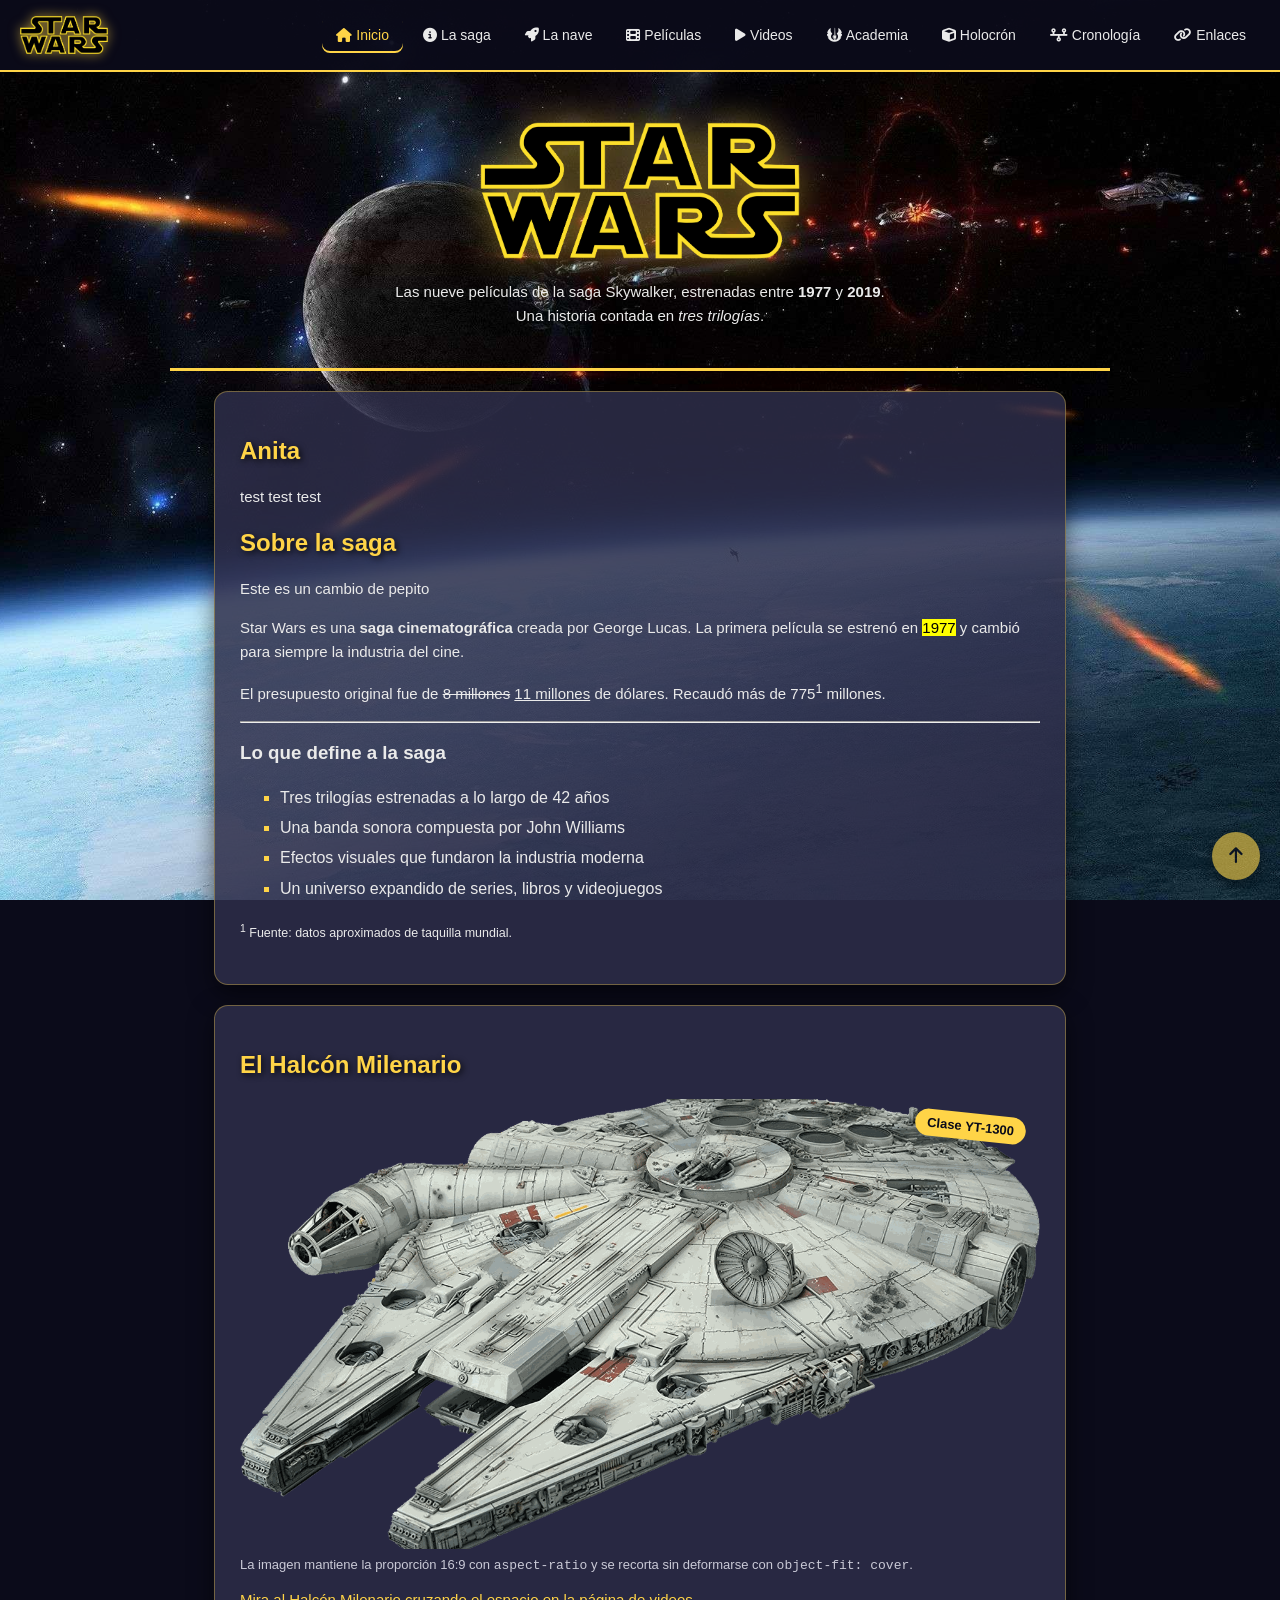
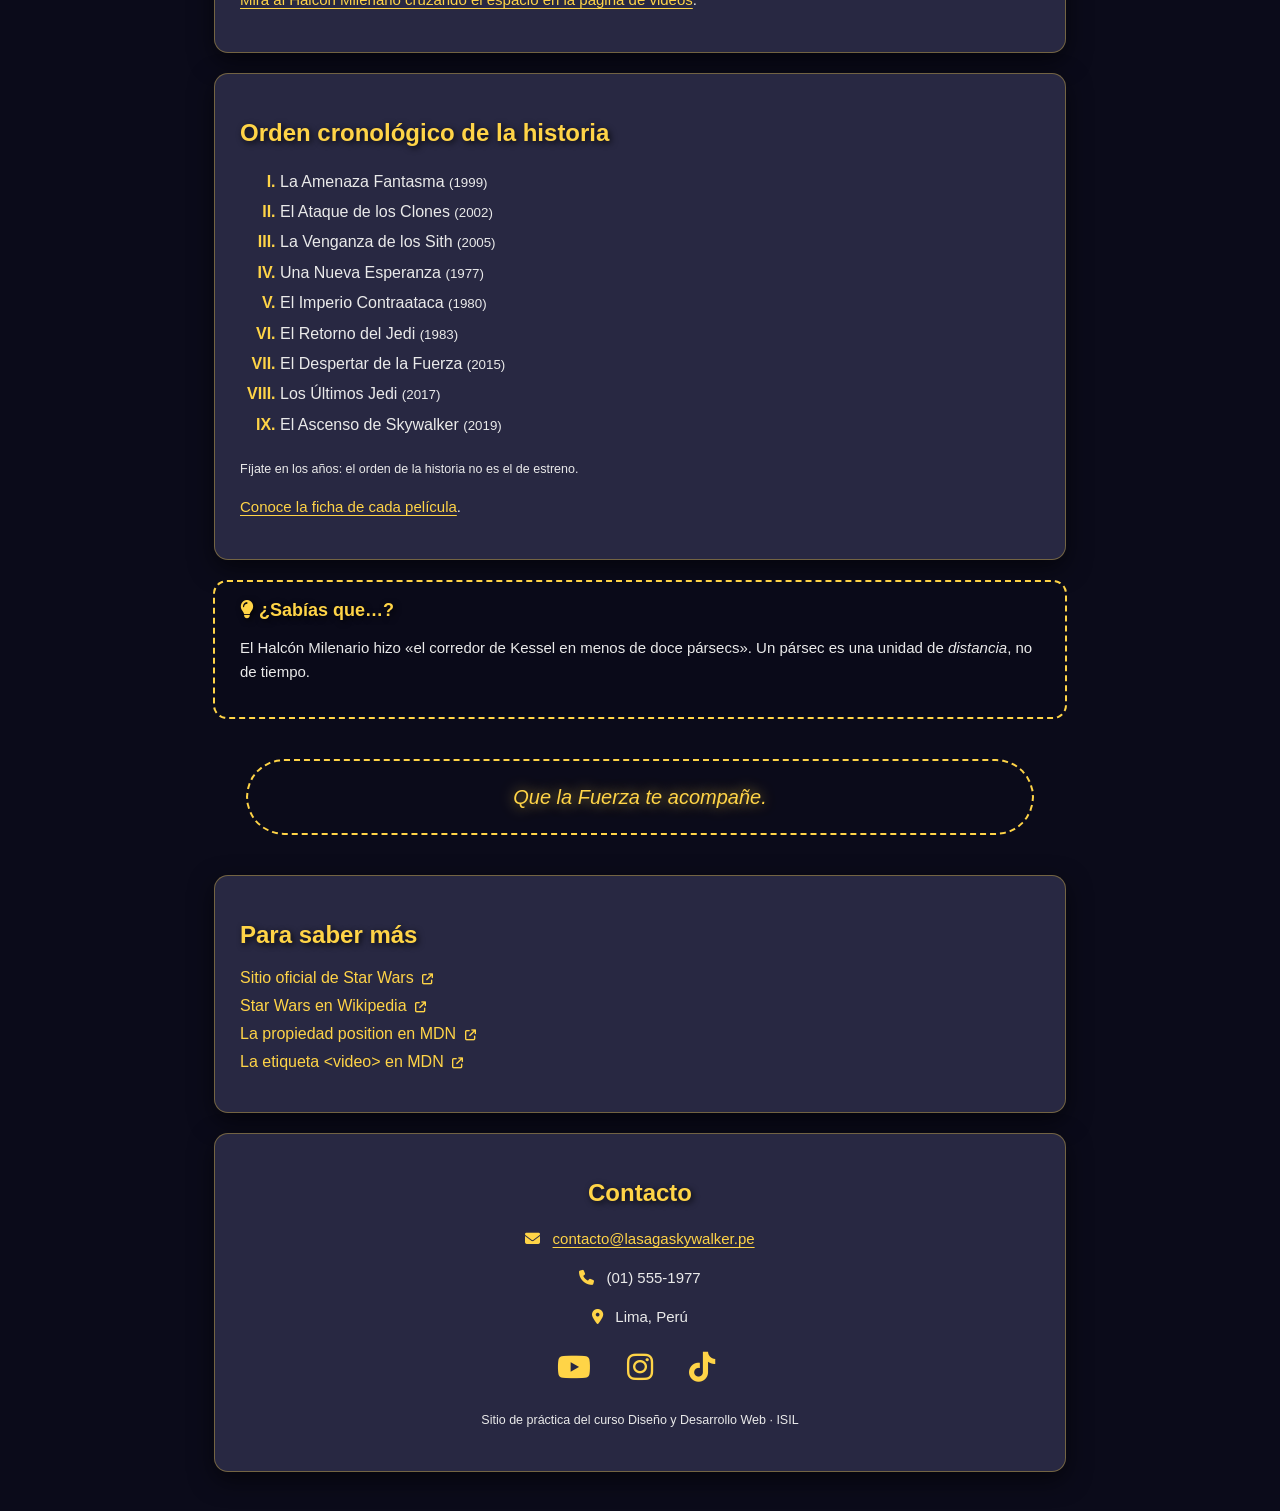
<file: index.html>
<!DOCTYPE html>
<html lang="es">

<head>
  <meta charset="utf-8" />
  <meta name="viewport" content="width=device-width, initial-scale=1" />

  <!-- SEO -->
  <title>Star Wars | La saga Skywalker | Historia, películas y orden cronológico</title>
  <meta name="description"
        content="Guía de la saga Skywalker de Star Wars: las nueve películas, el orden cronológico de la historia, el Halcón Milenario y videos." />
  <meta name="keywords" content="Star Wars, saga Skywalker, películas, orden cronológico, Halcón Milenario" />
  <meta name="author" content="Curso Diseño y Desarrollo Web · ISIL" />

  <!-- Favicon -->
  <link rel="icon" type="image/png" href="media/favicon/favicon-32.png" />
  <link rel="shortcut icon" type="image/x-icon" href="media/favicon/favicon.ico" />
  <link rel="apple-touch-icon" href="media/favicon/apple-touch-icon.png" />

  <link rel="stylesheet"
        href="https://cdnjs.cloudflare.com/ajax/libs/font-awesome/6.5.1/css/all.min.css" />
  <!-- Estilos -->
  <link rel="stylesheet" href="css/estilo.css" />
</head>

<body>

  <!-- Saltar al contenido -->
  <a href="#contenido" class="saltar">Saltar al contenido</a>

  <!-- Cabecera -->
  <header id="cabecera">

    <a href="index.html" class="marca">
      <img src="media/img/logo-star-wars.png" alt="Star Wars: ir a la página de inicio" />
    </a>

    <nav id="menu" aria-label="Menú principal">
      <ul>
        <li><a href="index.html" aria-current="page">
          <i class="fa-solid fa-house" aria-hidden="true"></i> Inicio</a></li>
        <li><a href="#sobre">
          <i class="fa-solid fa-circle-info" aria-hidden="true"></i> La saga</a></li>
        <li><a href="#nave">
          <i class="fa-solid fa-rocket" aria-hidden="true"></i> La nave</a></li>

        <li class="con-submenu">
          <a href="pages/peliculas.html">
            <i class="fa-solid fa-film" aria-hidden="true"></i> Películas</a>
          <ul class="submenu">
            <li><a href="pages/peliculas.html#precuelas">Precuelas</a></li>
            <li><a href="pages/peliculas.html#originales">Trilogía original</a></li>
            <li><a href="pages/peliculas.html#secuelas">Secuelas</a></li>
          </ul>
        </li>

        <li><a href="pages/videos.html">
          <i class="fa-solid fa-play" aria-hidden="true"></i> Videos</a></li>
        <li><a href="pages/academia.html">
          <i class="fa-solid fa-jedi" aria-hidden="true"></i> Academia</a></li>
        <li><a href="pages/holocron.html">
          <i class="fa-solid fa-cube" aria-hidden="true"></i> Holocrón</a></li>
        <li><a href="pages/cronologia.html"><i class="fa-solid fa-timeline" aria-hidden="true"></i> Cronología</a></li>
        <li><a href="#enlaces">
          <i class="fa-solid fa-link" aria-hidden="true"></i> Enlaces</a></li>
      </ul>
    </nav>
  </header>

  <!-- Contenido principal -->
  <main id="contenido">

    <section id="inicio">
      <h1>
        <img src="media/img/logo-star-wars.png" alt="Star Wars" width="320" />
      </h1>
      <p>
        Las nueve películas de la saga Skywalker, estrenadas entre
        <strong>1977</strong> y <strong>2019</strong>.
        <br />
        Una historia contada en <em>tres trilogías</em>.
      </p>
    </section>

    <!-- Sobre la saga -->
    <section id="sobre" class="seccion" aria-labelledby="titulo-sobre">
        <article>
        <h2 id="titulo-sobre">Anita</h2>
        <p> test test test
        </p>
        </article>

      <article>
        <h2 id="titulo-sobre">Sobre la saga</h2>
        <p>
            Este es un cambio de pepito
        </p>
        <p>
          Star Wars es una <strong>saga cinematográfica</strong> creada por George Lucas.
          La primera película se estrenó en <mark>1977</mark> y cambió para siempre la
          industria del cine.
        </p>

        <p>
          El presupuesto original fue de <del>8 millones</del> <ins>11 millones</ins>
          de dólares. Recaudó más de 775<sup>1</sup> millones.
        </p>

        <hr />

        <h3>Lo que define a la saga</h3>
        <ul class="lista-datos">
          <li>Tres trilogías estrenadas a lo largo de 42 años</li>
          <li>Una banda sonora compuesta por John Williams</li>
          <li>Efectos visuales que fundaron la industria moderna</li>
          <li>Un universo expandido de series, libros y videojuegos</li>
        </ul>

        <p><small><sup>1</sup> Fuente: datos aproximados de taquilla mundial.</small></p>
      </article>
    </section>

    <!-- La nave -->
    <section id="nave" class="seccion" aria-labelledby="titulo-nave">
      <h2 id="titulo-nave">El Halcón Milenario</h2>

      <figure class="marco-nave">
        <span class="sello">Clase YT-1300</span>
        <img src="media/img/halcon-640x380.png"
             alt="El Halcón Milenario, la nave carguera corelliana de Han Solo, vista de frente"
             srcset="media/img/halcon-1280x760.png 1280w,
                     media/img/halcon-640x380.png   640w,
                     media/img/halcon-320x190.png   320w"
             sizes="(max-width: 800px) 100vw, 750px" />
        <figcaption>
          La imagen mantiene la proporción 16:9 con <code>aspect-ratio</code> y se recorta
          sin deformarse con <code>object-fit: cover</code>.
        </figcaption>
      </figure>

      <p>
        <a href="pages/videos.html">Mira al Halcón Milenario cruzando el espacio en la página de videos</a>.
      </p>
    </section>

    <!-- Orden de visionado -->
    <section id="orden" class="seccion" aria-labelledby="titulo-orden">
      <h2 id="titulo-orden">Orden cronológico de la historia</h2>

      <ol class="lista-orden">
        <li>La Amenaza Fantasma <small>(1999)</small></li>
        <li>El Ataque de los Clones <small>(2002)</small></li>
        <li>La Venganza de los Sith <small>(2005)</small></li>
        <li>Una Nueva Esperanza <small>(1977)</small></li>
        <li>El Imperio Contraataca <small>(1980)</small></li>
        <li>El Retorno del Jedi <small>(1983)</small></li>
        <li>El Despertar de la Fuerza <small>(2015)</small></li>
        <li>Los Últimos Jedi <small>(2017)</small></li>
        <li>El Ascenso de Skywalker <small>(2019)</small></li>
      </ol>

      <p><small>Fíjate en los años: el orden de la historia no es el de estreno.</small></p>
      <p><a href="pages/peliculas.html">Conoce la ficha de cada película</a>.</p>
    </section>

    <!-- Dato complementario -->
    <aside class="dato-curioso" aria-labelledby="titulo-dato">
      <h2 id="titulo-dato"><i class="fa-solid fa-lightbulb" aria-hidden="true"></i> ¿Sabías que…?</h2>
      <p>
        El Halcón Milenario hizo «el corredor de Kessel en menos de doce pársecs».
        Un pársec es una unidad de <em>distancia</em>, no de tiempo.
      </p>
    </aside>

    <div id="cita">
      <p>Que la Fuerza te acompañe.</p>
    </div>

    <!-- Enlaces externos -->
    <section id="enlaces" class="seccion" aria-labelledby="titulo-enlaces">
      <h2 id="titulo-enlaces">Para saber más</h2>

      <ul class="lista-enlaces">
        <li>
          <a href="https://www.starwars.com/" target="_blank" rel="noopener">
            Sitio oficial de Star Wars
            <i class="fa-solid fa-arrow-up-right-from-square" aria-hidden="true"></i>
            <span class="solo-lector">(se abre en una pestaña nueva)</span>
          </a>
        </li>
        <li>
          <a href="https://es.wikipedia.org/wiki/Star_Wars" target="_blank" rel="noopener">
            Star Wars en Wikipedia
            <i class="fa-solid fa-arrow-up-right-from-square" aria-hidden="true"></i>
            <span class="solo-lector">(se abre en una pestaña nueva)</span>
          </a>
        </li>
        <li>
          <a href="https://developer.mozilla.org/es/docs/Web/CSS/position"
             target="_blank" rel="noopener">
            La propiedad position en MDN
            <i class="fa-solid fa-arrow-up-right-from-square" aria-hidden="true"></i>
            <span class="solo-lector">(se abre en una pestaña nueva)</span>
          </a>
        </li>
        <li>
          <a href="https://developer.mozilla.org/es/docs/Web/HTML/Element/video"
             target="_blank" rel="noopener">
            La etiqueta &lt;video&gt; en MDN
            <i class="fa-solid fa-arrow-up-right-from-square" aria-hidden="true"></i>
            <span class="solo-lector">(se abre en una pestaña nueva)</span>
          </a>
        </li>
      </ul>
    </section>

  </main>

  <!-- Pie -->
  <footer id="pie">

    <h2>Contacto</h2>

    <address>
      <p><i class="fa-solid fa-envelope" aria-hidden="true"></i>
        <a href="mailto:contacto@lasagaskywalker.pe">contacto@lasagaskywalker.pe</a></p>
      <p><i class="fa-solid fa-phone" aria-hidden="true"></i> (01) 555-1977</p>
      <p><i class="fa-solid fa-location-dot" aria-hidden="true"></i> Lima, Perú</p>
    </address>

    <p class="redes">
      <a href="https://www.youtube.com/" target="_blank" rel="noopener" aria-label="YouTube (pestaña nueva)">
        <i class="fa-brands fa-youtube" aria-hidden="true"></i></a>
      <a href="https://www.instagram.com/" target="_blank" rel="noopener" aria-label="Instagram (pestaña nueva)">
        <i class="fa-brands fa-instagram" aria-hidden="true"></i></a>
      <a href="https://www.tiktok.com/" target="_blank" rel="noopener" aria-label="TikTok (pestaña nueva)">
        <i class="fa-brands fa-tiktok" aria-hidden="true"></i></a>
    </p>

    <p><small>Sitio de práctica del curso Diseño y Desarrollo Web · ISIL</small></p>

  </footer>

  <!-- Volver arriba -->
  <a href="#inicio" id="btn-arriba" aria-label="Volver arriba">
    <i class="fa-solid fa-arrow-up" aria-hidden="true"></i>
  </a>

</body>

</html>
</file>
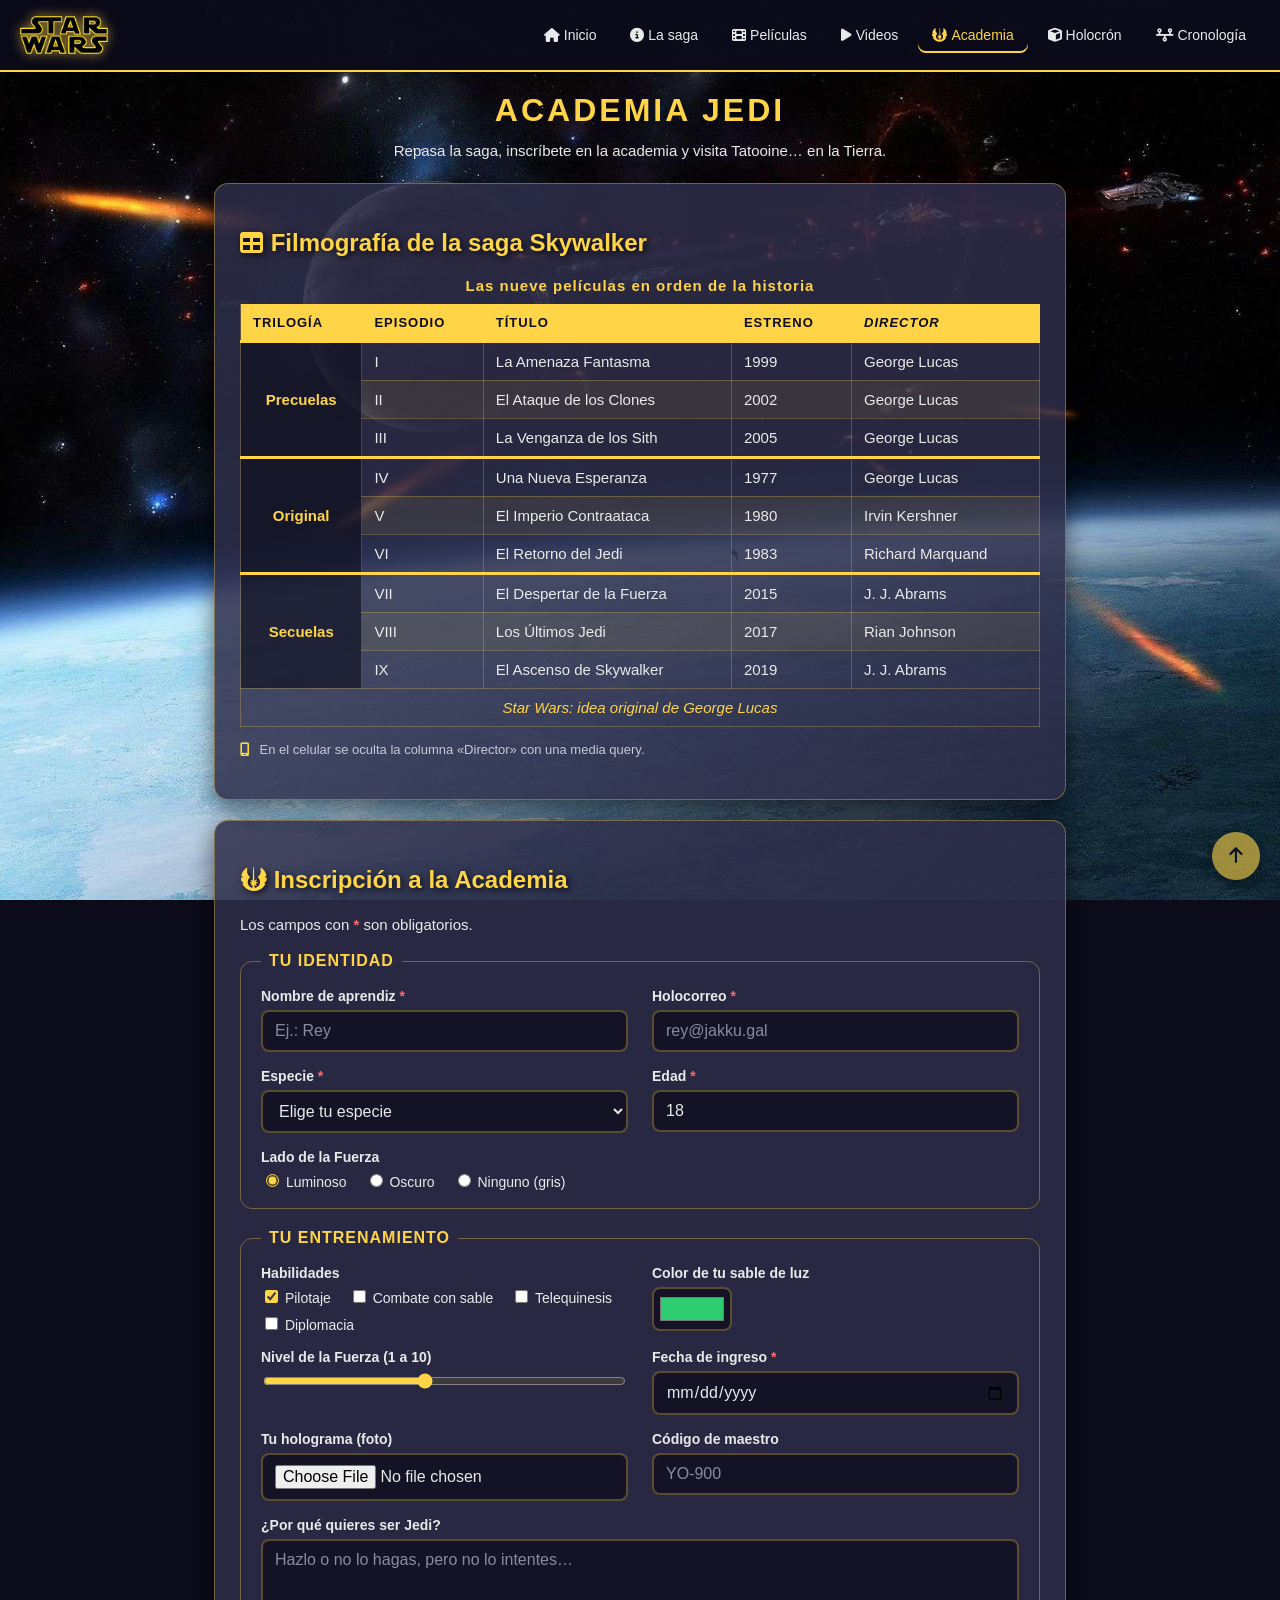
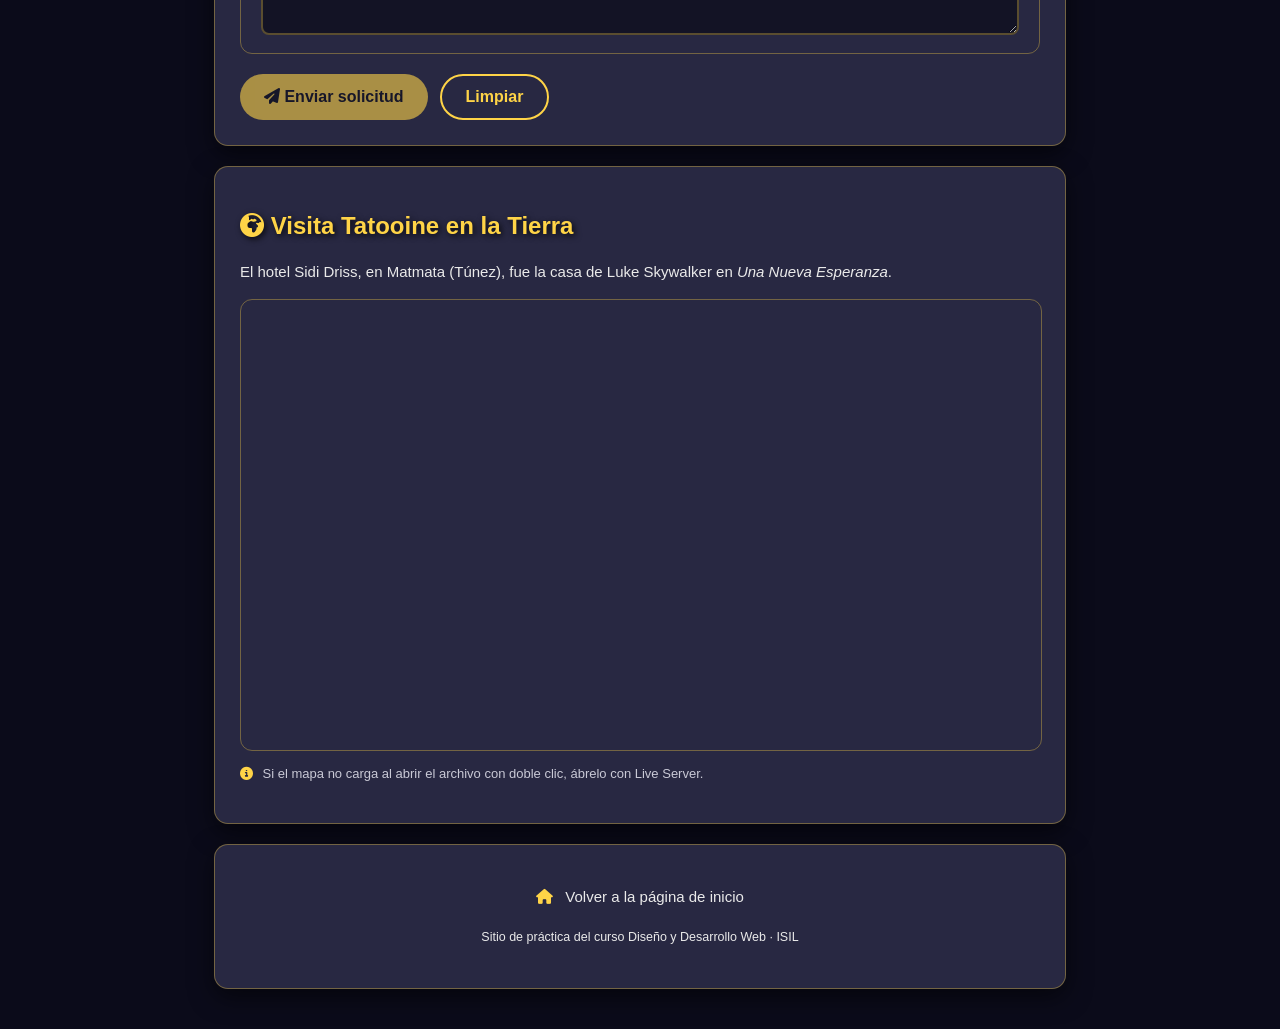
<file: pages/academia.html>
<!DOCTYPE html>
<html lang="es">

<head>
  <meta charset="utf-8" />
  <meta name="viewport" content="width=device-width, initial-scale=1" />

  <title>Academia Jedi | Filmografía, inscripción y locaciones de Star Wars</title>
  <meta name="description" content="Tabla con las nueve películas de la saga Skywalker, formulario de inscripción a la Academia Jedi y el mapa de Tatooine en la Tierra." />

  <link rel="icon" type="image/png" href="../media/favicon/favicon-32.png" />
  <link rel="shortcut icon" type="image/x-icon" href="../media/favicon/favicon.ico" />

  <link rel="stylesheet"
        href="https://cdnjs.cloudflare.com/ajax/libs/font-awesome/6.5.1/css/all.min.css" />
  <link rel="stylesheet" href="../css/estilo.css" />
</head>

<body>

  <a href="#contenido" class="saltar">Saltar al contenido</a>

  <header id="cabecera">

    <a href="../index.html" class="marca">
      <img src="../media/img/logo-star-wars.png" alt="Star Wars: ir a la página de inicio" />
    </a>

    <nav id="menu" aria-label="Menú principal">
      <ul>
        <li><a href="../index.html">
          <i class="fa-solid fa-house" aria-hidden="true"></i> Inicio</a></li>
        <li><a href="../index.html#sobre">
          <i class="fa-solid fa-circle-info" aria-hidden="true"></i> La saga</a></li>
        <li class="con-submenu">
          <a href="peliculas.html">
            <i class="fa-solid fa-film" aria-hidden="true"></i> Películas</a>
          <ul class="submenu">
            <li><a href="peliculas.html#precuelas">Precuelas</a></li>
            <li><a href="peliculas.html#originales">Trilogía original</a></li>
            <li><a href="peliculas.html#secuelas">Secuelas</a></li>
          </ul>
        </li>
        <li><a href="videos.html">
          <i class="fa-solid fa-play" aria-hidden="true"></i> Videos</a></li>
        <li><a href="academia.html" aria-current="page">
          <i class="fa-solid fa-jedi" aria-hidden="true"></i> Academia</a></li>
        <li><a href="holocron.html">
          <i class="fa-solid fa-cube" aria-hidden="true"></i> Holocrón</a></li>
        <li><a href="cronologia.html"><i class="fa-solid fa-timeline" aria-hidden="true"></i> Cronología</a></li>
      </ul>
    </nav>
  </header>

  <main id="contenido">

    <h1 class="titulo-pagina">Academia Jedi</h1>
    <p class="intro-pagina">Repasa la saga, inscríbete en la academia y visita Tatooine… en la Tierra.</p>

    <!-- Tabla -->
    <section id="filmografia" class="seccion">
      <h2><i class="fa-solid fa-table" aria-hidden="true"></i> Filmografía de la saga Skywalker</h2>

      <div class="tabla-scroll">
        <table class="tabla-saga">
          <caption>Las nueve películas en orden de la historia</caption>

          <thead>
            <tr>
              <th scope="col">Trilogía</th>
              <th scope="col">Episodio</th>
              <th scope="col">Título</th>
              <th scope="col">Estreno</th>
              <th scope="col" class="opcional">Director</th>
            </tr>
          </thead>

          <tbody>
            <tr>
              <th scope="rowgroup" rowspan="3">Precuelas</th>
              <td>I</td><td>La Amenaza Fantasma</td><td>1999</td><td class="opcional">George Lucas</td>
            </tr>
            <tr><td>II</td><td>El Ataque de los Clones</td><td>2002</td><td class="opcional">George Lucas</td></tr>
            <tr><td>III</td><td>La Venganza de los Sith</td><td>2005</td><td class="opcional">George Lucas</td></tr>
          </tbody>

          <tbody>
            <tr>
              <th scope="rowgroup" rowspan="3">Original</th>
              <td>IV</td><td>Una Nueva Esperanza</td><td>1977</td><td class="opcional">George Lucas</td>
            </tr>
            <tr><td>V</td><td>El Imperio Contraataca</td><td>1980</td><td class="opcional">Irvin Kershner</td></tr>
            <tr><td>VI</td><td>El Retorno del Jedi</td><td>1983</td><td class="opcional">Richard Marquand</td></tr>
          </tbody>

          <tbody>
            <tr>
              <th scope="rowgroup" rowspan="3">Secuelas</th>
              <td>VII</td><td>El Despertar de la Fuerza</td><td>2015</td><td class="opcional">J. J. Abrams</td>
            </tr>
            <tr><td>VIII</td><td>Los Últimos Jedi</td><td>2017</td><td class="opcional">Rian Johnson</td></tr>
            <tr><td>IX</td><td>El Ascenso de Skywalker</td><td>2019</td><td class="opcional">J. J. Abrams</td></tr>
          </tbody>

          <tfoot>
            <tr>
              <td colspan="5">Star Wars: idea original de George Lucas</td>
            </tr>
          </tfoot>
        </table>
      </div>

      <p class="nota-tabla"><i class="fa-solid fa-mobile-screen" aria-hidden="true"></i>
        En el celular se oculta la columna «Director» con una media query.</p>
    </section>

    <!-- Formulario de inscripción -->
    <section id="inscripcion" class="seccion">
      <h2><i class="fa-solid fa-jedi" aria-hidden="true"></i> Inscripción a la Academia</h2>
      <p>Los campos con <span class="obligatorio">*</span> son obligatorios.</p>

      <form class="formulario" name="academia" action="gracias.html" method="get">

        <fieldset>
          <legend>Tu identidad</legend>

          <div class="campo">
            <label for="nombre">Nombre de aprendiz <span class="obligatorio">*</span></label>
            <input type="text" id="nombre" name="nombre" placeholder="Ej.: Rey" required minlength="2" maxlength="40" />
          </div>

          <div class="campo">
            <label for="correo">Holocorreo <span class="obligatorio">*</span></label>
            <input type="email" id="correo" name="correo" placeholder="rey@jakku.gal" required />
          </div>

          <div class="campo">
            <label for="especie">Especie <span class="obligatorio">*</span></label>
            <select id="especie" name="especie" required>
              <option value="">Elige tu especie</option>
              <option value="humano">Humano</option>
              <option value="wookiee">Wookiee</option>
              <option value="twilek">Twi'lek</option>
              <option value="togruta">Togruta</option>
              <option value="droide">Droide (no aceptado… todavía)</option>
            </select>
          </div>

          <div class="campo">
            <label for="edad">Edad <span class="obligatorio">*</span></label>
            <input type="number" id="edad" name="edad" value="18" min="8" max="900" required />
          </div>

          <div class="campo">
            <span class="etiqueta-grupo">Lado de la Fuerza</span>
            <div class="opciones">
              <label><input type="radio" name="lado" value="luminoso" checked /> Luminoso</label>
              <label><input type="radio" name="lado" value="oscuro" /> Oscuro</label>
              <label><input type="radio" name="lado" value="gris" /> Ninguno (gris)</label>
            </div>
          </div>
        </fieldset>

        <fieldset>
          <legend>Tu entrenamiento</legend>

          <div class="campo">
            <span class="etiqueta-grupo">Habilidades</span>
            <div class="opciones">
              <label><input type="checkbox" name="habilidades" value="pilotaje" checked /> Pilotaje</label>
              <label><input type="checkbox" name="habilidades" value="sable" /> Combate con sable</label>
              <label><input type="checkbox" name="habilidades" value="telequinesis" /> Telequinesis</label>
              <label><input type="checkbox" name="habilidades" value="diplomacia" /> Diplomacia</label>
            </div>
          </div>

          <div class="campo">
            <label for="sable">Color de tu sable de luz</label>
            <input type="color" id="sable" name="sable" value="#2ecc71" />
          </div>

          <div class="campo">
            <label for="nivel">Nivel de la Fuerza (1 a 10)</label>
            <input type="range" id="nivel" name="nivel" min="1" max="10" step="1" value="5" />
          </div>

          <div class="campo">
            <label for="ingreso">Fecha de ingreso <span class="obligatorio">*</span></label>
            <input type="date" id="ingreso" name="ingreso" min="2026-11-01" required />
          </div>

          <div class="campo">
            <label for="holograma">Tu holograma (foto)</label>
            <input type="file" id="holograma" name="holograma" accept="image/*" />
          </div>

          <div class="campo">
            <label for="maestro">Código de maestro</label>
            <input type="text" id="maestro" name="maestro" placeholder="YO-900"
                   pattern="[A-Z]{2}-[0-9]{3}" title="Dos letras mayúsculas, guion y tres números" />
          </div>

          <div class="campo campo-ancho">
            <label for="motivo">¿Por qué quieres ser Jedi?</label>
            <textarea id="motivo" name="motivo" rows="4" maxlength="400"
                      placeholder="Hazlo o no lo hagas, pero no lo intentes…"></textarea>
          </div>
        </fieldset>

        <div class="botones">
          <button type="submit" class="boton-enviar"><i class="fa-solid fa-paper-plane" aria-hidden="true"></i> Enviar solicitud</button>
          <button type="reset" class="boton-limpiar">Limpiar</button>
        </div>
      </form>
    </section>

    <!-- Mapa responsive -->
    <section id="locacion" class="seccion">
      <h2><i class="fa-solid fa-earth-africa" aria-hidden="true"></i> Visita Tatooine en la Tierra</h2>
      <p>El hotel Sidi Driss, en Matmata (Túnez), fue la casa de Luke Skywalker en <em>Una Nueva Esperanza</em>.</p>

      <div class="mapa">
        <iframe src="https://www.google.com/maps?q=Hotel+Sidi+Driss,+Matmata,+Tunisia&amp;output=embed"
                title="Mapa del hotel Sidi Driss en Matmata, Túnez"
                loading="lazy" referrerpolicy="no-referrer-when-downgrade"></iframe>
      </div>

      <p class="nota-tabla"><i class="fa-solid fa-circle-info" aria-hidden="true"></i>
        Si el mapa no carga al abrir el archivo con doble clic, ábrelo con Live Server.</p>
    </section>

  </main>

  <footer id="pie">
    <p><a href="../index.html"><i class="fa-solid fa-house" aria-hidden="true"></i> Volver a la página de inicio</a></p>
    <p><small>Sitio de práctica del curso Diseño y Desarrollo Web · ISIL</small></p>
  </footer>

  <a href="#contenido" id="btn-arriba" aria-label="Volver arriba">
    <i class="fa-solid fa-arrow-up" aria-hidden="true"></i>
  </a>

</body>

</html>
</file>
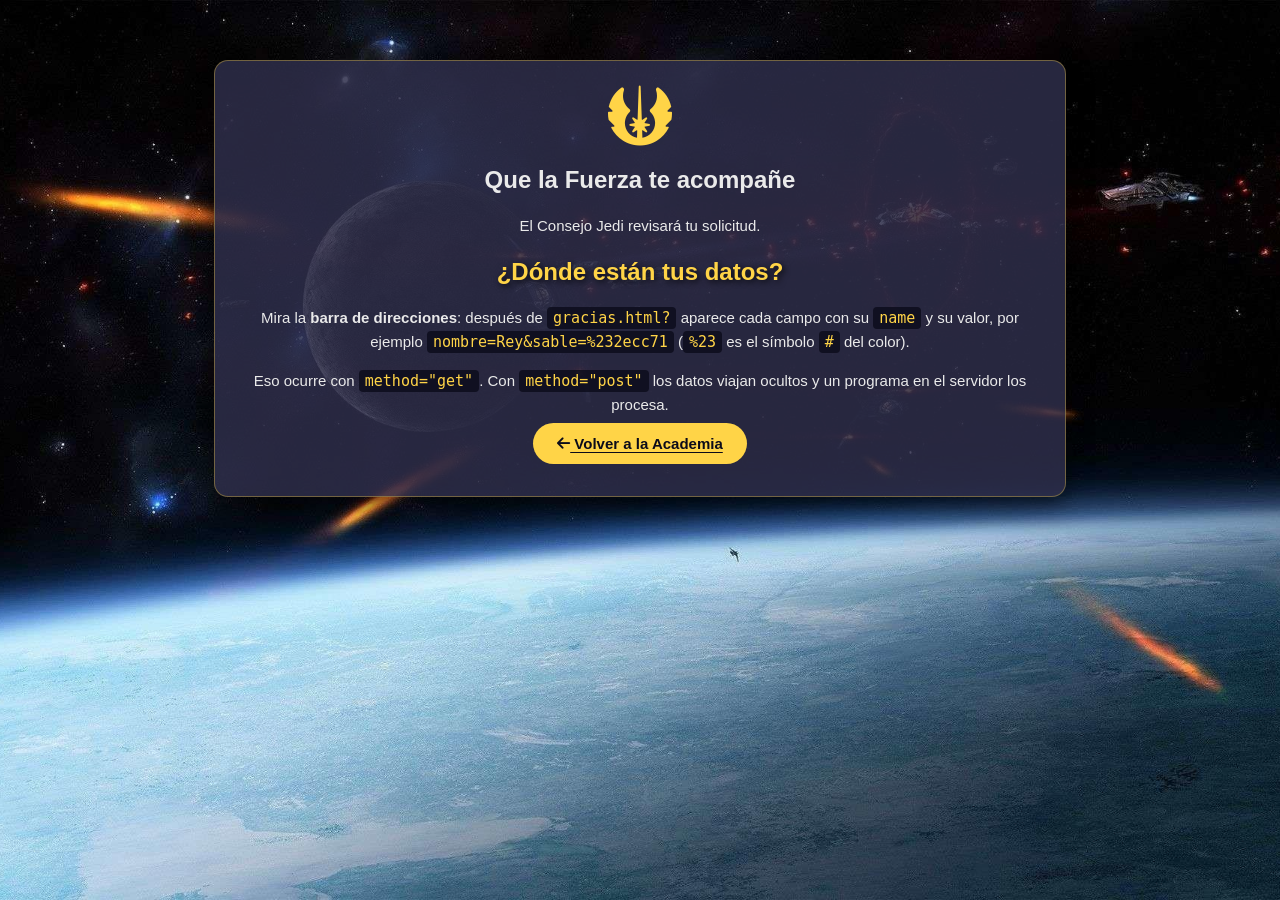
<file: pages/gracias.html>
<!DOCTYPE html>
<html lang="es">

<head>
  <meta charset="utf-8" />
  <meta name="viewport" content="width=device-width, initial-scale=1" />
  <title>¡Solicitud recibida! | Academia Jedi</title>
  <meta name="description" content="Confirmación de la inscripción a la Academia Jedi." />
  <link rel="icon" type="image/png" href="../media/favicon/favicon-32.png" />
  <link rel="stylesheet" href="https://cdnjs.cloudflare.com/ajax/libs/font-awesome/6.5.1/css/all.min.css" />
  <link rel="stylesheet" href="../css/estilo.css" />
</head>

<body>

  <main id="contenido">
    <!-- Destino del formulario -->
    <section class="seccion gracias">
      <i class="fa-solid fa-jedi icono-gracias" aria-hidden="true"></i>
      <h1>Que la Fuerza te acompañe</h1>
      <p>El Consejo Jedi revisará tu solicitud.</p>

      <h2>¿Dónde están tus datos?</h2>
      <p>Mira la <strong>barra de direcciones</strong>: después de <code>gracias.html?</code> aparece
        cada campo con su <code>name</code> y su valor, por ejemplo <code>nombre=Rey&amp;sable=%232ecc71</code>
        (<code>%23</code> es el símbolo <code>#</code> del color).</p>
      <p>Eso ocurre con <code>method="get"</code>. Con <code>method="post"</code> los datos viajan ocultos
        y un programa en el servidor los procesa.</p>

      <p><a href="academia.html" class="boton-volver"><i class="fa-solid fa-arrow-left" aria-hidden="true"></i> Volver a la Academia</a></p>
    </section>
  </main>

</body>

</html>
</file>
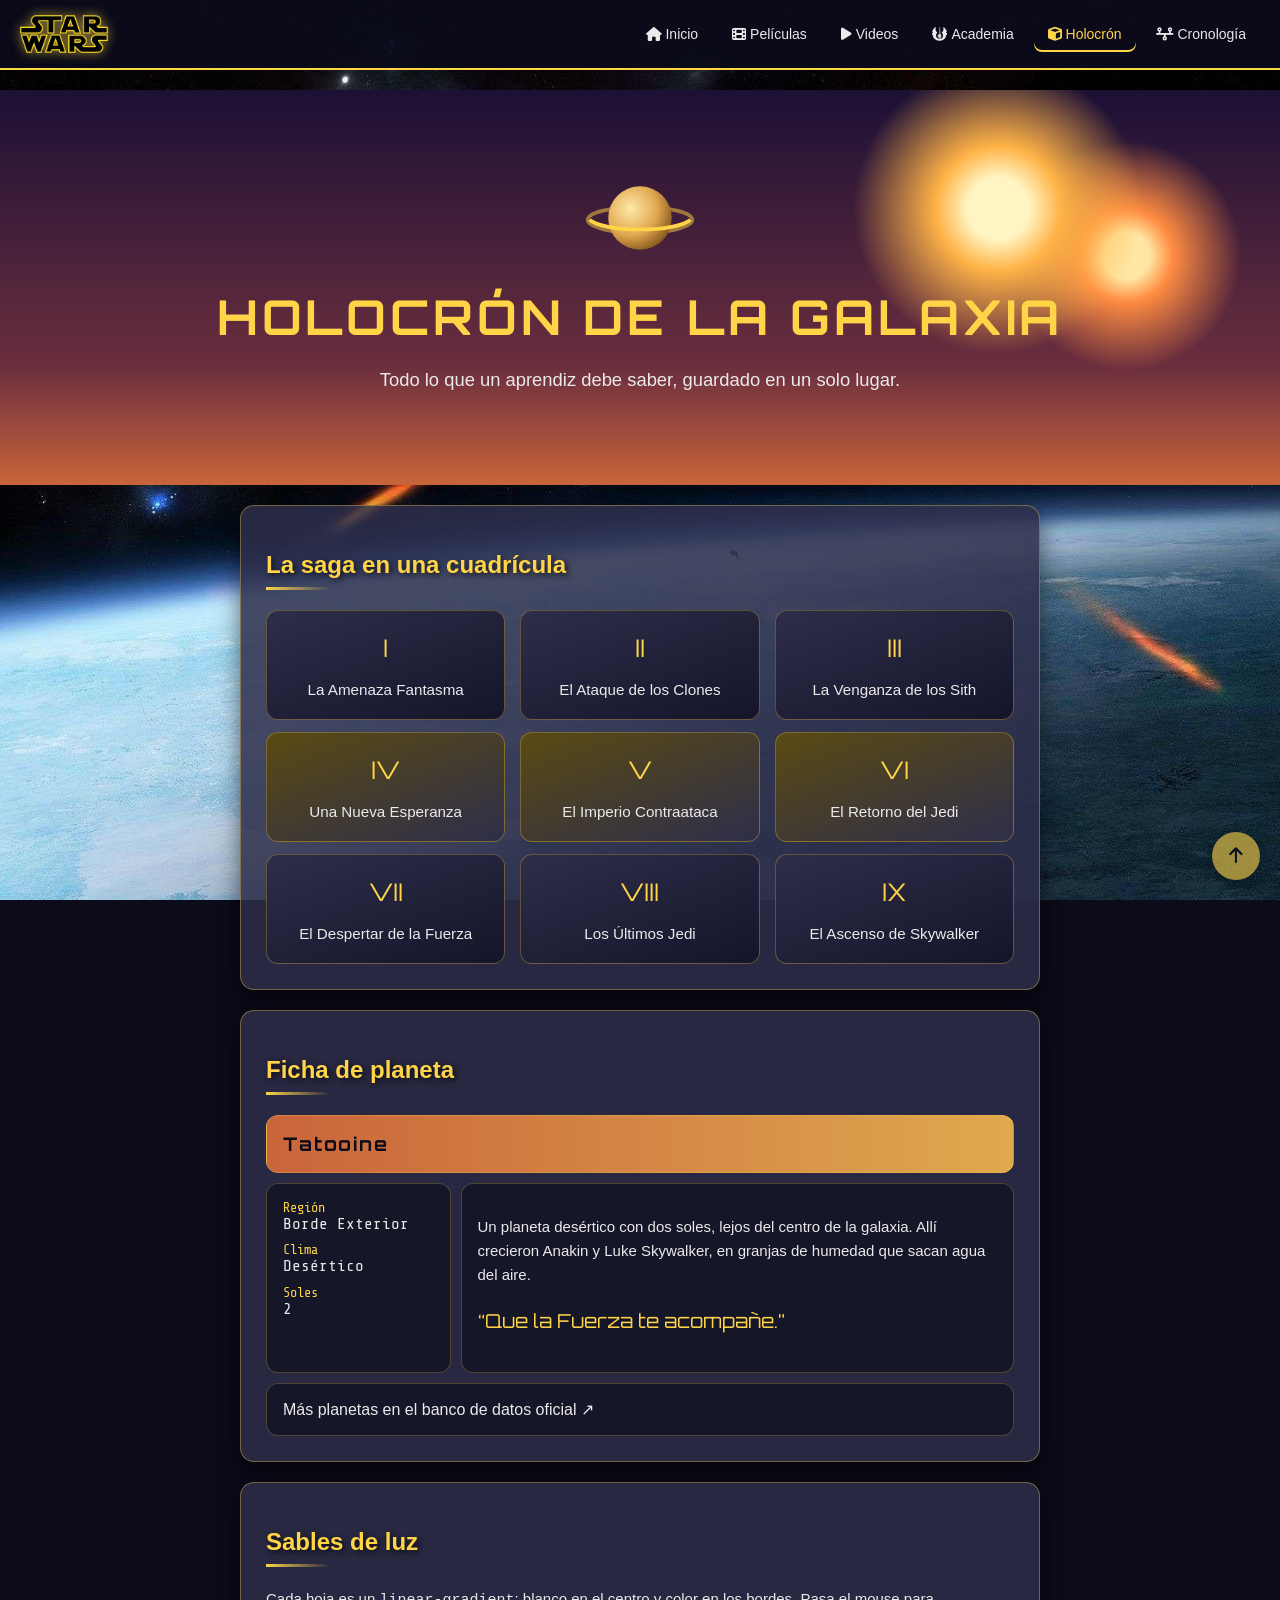
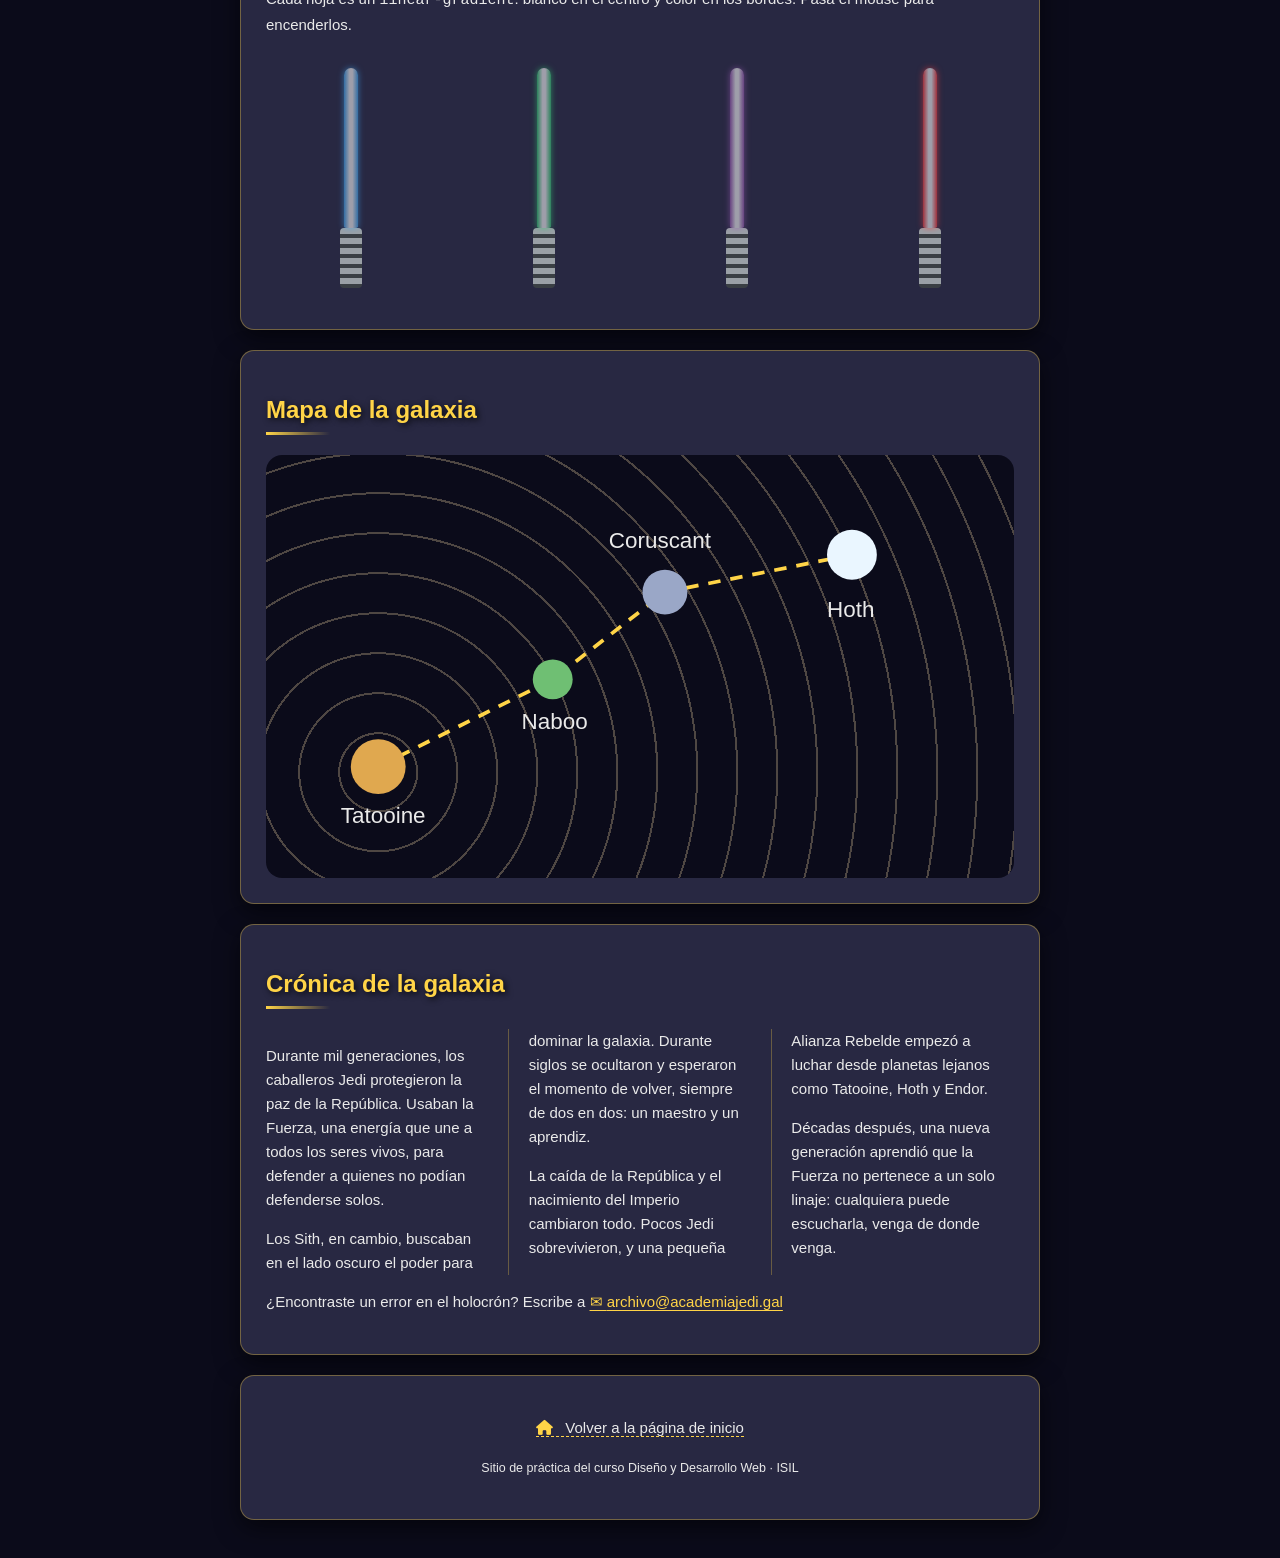
<file: pages/holocron.html>
<!DOCTYPE html>
<html lang="es">

<head>
  <meta charset="utf-8" />
  <meta name="viewport" content="width=device-width, initial-scale=1" />

  <title>Holocrón de la galaxia | Star Wars</title>
  <meta name="description" content="Holocrón de Star Wars: los nueve episodios en una cuadrícula, la ficha de Tatooine, sables de luz hechos con degradados y un mapa de la galaxia en SVG." />

  <link rel="icon" type="image/png" href="../media/favicon/favicon-32.png" />
  <link rel="stylesheet" href="https://cdnjs.cloudflare.com/ajax/libs/font-awesome/6.5.1/css/all.min.css" />
  <link rel="stylesheet" href="../css/estilo.css" />
  <!-- Estilos de esta sesión -->
  <link rel="stylesheet" href="../css/sesion10.css" />
</head>

<body>

  <a href="#contenido" class="saltar">Saltar al contenido</a>

  <header id="cabecera">
    <a href="../index.html" class="marca">
      <img src="../media/img/logo-star-wars.png" alt="Star Wars: ir a la página de inicio" />
    </a>

    <nav id="menu" aria-label="Menú principal">
      <ul>
        <li><a href="../index.html"><i class="fa-solid fa-house" aria-hidden="true"></i> Inicio</a></li>
        <li><a href="peliculas.html"><i class="fa-solid fa-film" aria-hidden="true"></i> Películas</a></li>
        <li><a href="videos.html"><i class="fa-solid fa-play" aria-hidden="true"></i> Videos</a></li>
        <li><a href="academia.html"><i class="fa-solid fa-jedi" aria-hidden="true"></i> Academia</a></li>
        <li><a href="holocron.html" aria-current="page"><i class="fa-solid fa-cube" aria-hidden="true"></i> Holocrón</a></li>
        <li><a href="cronologia.html"><i class="fa-solid fa-timeline" aria-hidden="true"></i> Cronología</a></li>
      </ul>
    </nav>
  </header>

  <main id="contenido">

    <!-- Degradados radiales (los dos soles) + fuente descargada -->
    <section class="portada-holo">
      <img src="../media/img/planeta.svg" alt="" class="planeta" width="110" height="110" />
      <h1>Holocrón de la galaxia</h1>
      <p>Todo lo que un aprendiz debe saber, guardado en un solo lugar.</p>
    </section>

    <!-- CSS Grid: los 9 episodios en una cuadrícula de 3 × 3 -->
    <section id="episodios" class="seccion">
      <h2>La saga en una cuadrícula</h2>

      <div class="grid-saga">
        <div class="ep"><span>I</span>La Amenaza Fantasma</div>
        <div class="ep"><span>II</span>El Ataque de los Clones</div>
        <div class="ep"><span>III</span>La Venganza de los Sith</div>
        <div class="ep original"><span>IV</span>Una Nueva Esperanza</div>
        <div class="ep original"><span>V</span>El Imperio Contraataca</div>
        <div class="ep original"><span>VI</span>El Retorno del Jedi</div>
        <div class="ep"><span>VII</span>El Despertar de la Fuerza</div>
        <div class="ep"><span>VIII</span>Los Últimos Jedi</div>
        <div class="ep"><span>IX</span>El Ascenso de Skywalker</div>
      </div>
    </section>

    <!-- CSS Grid con áreas: la ficha de un planeta -->
    <section id="ficha" class="seccion">
      <h2>Ficha de planeta</h2>

      <div class="ficha-planeta">
        <div class="f-cabecera">
          <h3>Tatooine</h3>
        </div>

        <div class="f-datos">
          <dl>
            <dt>Región</dt><dd>Borde Exterior</dd>
            <dt>Clima</dt><dd>Desértico</dd>
            <dt>Soles</dt><dd>2</dd>
          </dl>
        </div>

        <div class="f-texto">
          <p>Un planeta desértico con dos soles, lejos del centro de la galaxia. Allí crecieron Anakin y Luke Skywalker, en granjas de humedad que sacan agua del aire.</p>
          <p class="cita">Que la Fuerza te acompañe.</p>
        </div>

        <div class="f-pie">
          <a href="https://www.starwars.com/databank" target="_blank" rel="noopener">Más planetas en el banco de datos oficial</a>
        </div>
      </div>
    </section>

    <!-- Degradados lineales: sables de luz sin imágenes -->
    <section id="sables" class="seccion">
      <h2>Sables de luz</h2>
      <p>Cada hoja es un <code>linear-gradient</code>: blanco en el centro y color en los bordes. Pasa el mouse para encenderlos.</p>

      <div class="sables">
        <div class="sable" data-color="azul"><span class="hoja"></span><span class="empuñadura"></span></div>
        <div class="sable" data-color="verde"><span class="hoja"></span><span class="empuñadura"></span></div>
        <div class="sable" data-color="morado"><span class="hoja"></span><span class="empuñadura"></span></div>
        <div class="sable" data-color="rojo"><span class="hoja"></span><span class="empuñadura"></span></div>
      </div>
    </section>

    <!-- Gráfico SVG dentro del HTML + degradado radial repetitivo -->
    <section id="mapa-galaxia" class="seccion">
      <h2>Mapa de la galaxia</h2>

      <div class="radar">
        <svg viewBox="0 0 600 340" class="mapa-svg" role="img"
             aria-label="Mapa con la ruta por el hiperespacio de Tatooine a Hoth, pasando por Naboo y Coruscant">
          <polyline points="90,250 230,180 320,110 470,80"
                    fill="none" stroke="#FFD447" stroke-width="3" stroke-dasharray="10 8" />
          <circle cx="90" cy="250" r="22" fill="#E0A84F" />
          <circle cx="230" cy="180" r="16" fill="#6FBF73" />
          <circle cx="320" cy="110" r="18" fill="#9AA7C7" />
          <circle cx="470" cy="80" r="20" fill="#EAF6FF" />
          <text x="60" y="295" fill="#EAEAEA" font-size="18">Tatooine</text>
          <text x="205" y="220" fill="#EAEAEA" font-size="18">Naboo</text>
          <text x="275" y="75" fill="#EAEAEA" font-size="18">Coruscant</text>
          <text x="450" y="130" fill="#EAEAEA" font-size="18">Hoth</text>
        </svg>
      </div>
    </section>

    <!-- Texto en columnas -->
    <section id="cronica" class="seccion">
      <article class="texto-columnas">
        <h2>Crónica de la galaxia</h2>
        <p>Durante mil generaciones, los caballeros Jedi protegieron la paz de la República. Usaban la Fuerza, una energía que une a todos los seres vivos, para defender a quienes no podían defenderse solos.</p>
        <p>Los Sith, en cambio, buscaban en el lado oscuro el poder para dominar la galaxia. Durante siglos se ocultaron y esperaron el momento de volver, siempre de dos en dos: un maestro y un aprendiz.</p>
        <p>La caída de la República y el nacimiento del Imperio cambiaron todo. Pocos Jedi sobrevivieron, y una pequeña Alianza Rebelde empezó a luchar desde planetas lejanos como Tatooine, Hoth y Endor.</p>
        <p>Décadas después, una nueva generación aprendió que la Fuerza no pertenece a un solo linaje: cualquiera puede escucharla, venga de donde venga.</p>
      </article>
      <p class="contacto-holo">¿Encontraste un error en el holocrón? Escribe a <a href="mailto:archivo@academiajedi.gal">archivo@academiajedi.gal</a></p>
    </section>

  </main>

  <footer id="pie">
    <p><a href="../index.html"><i class="fa-solid fa-house" aria-hidden="true"></i> Volver a la página de inicio</a></p>
    <p><small>Sitio de práctica del curso Diseño y Desarrollo Web · ISIL</small></p>
  </footer>

  <a href="#contenido" id="btn-arriba" aria-label="Volver arriba">
    <i class="fa-solid fa-arrow-up" aria-hidden="true"></i>
  </a>

</body>

</html>
</file>
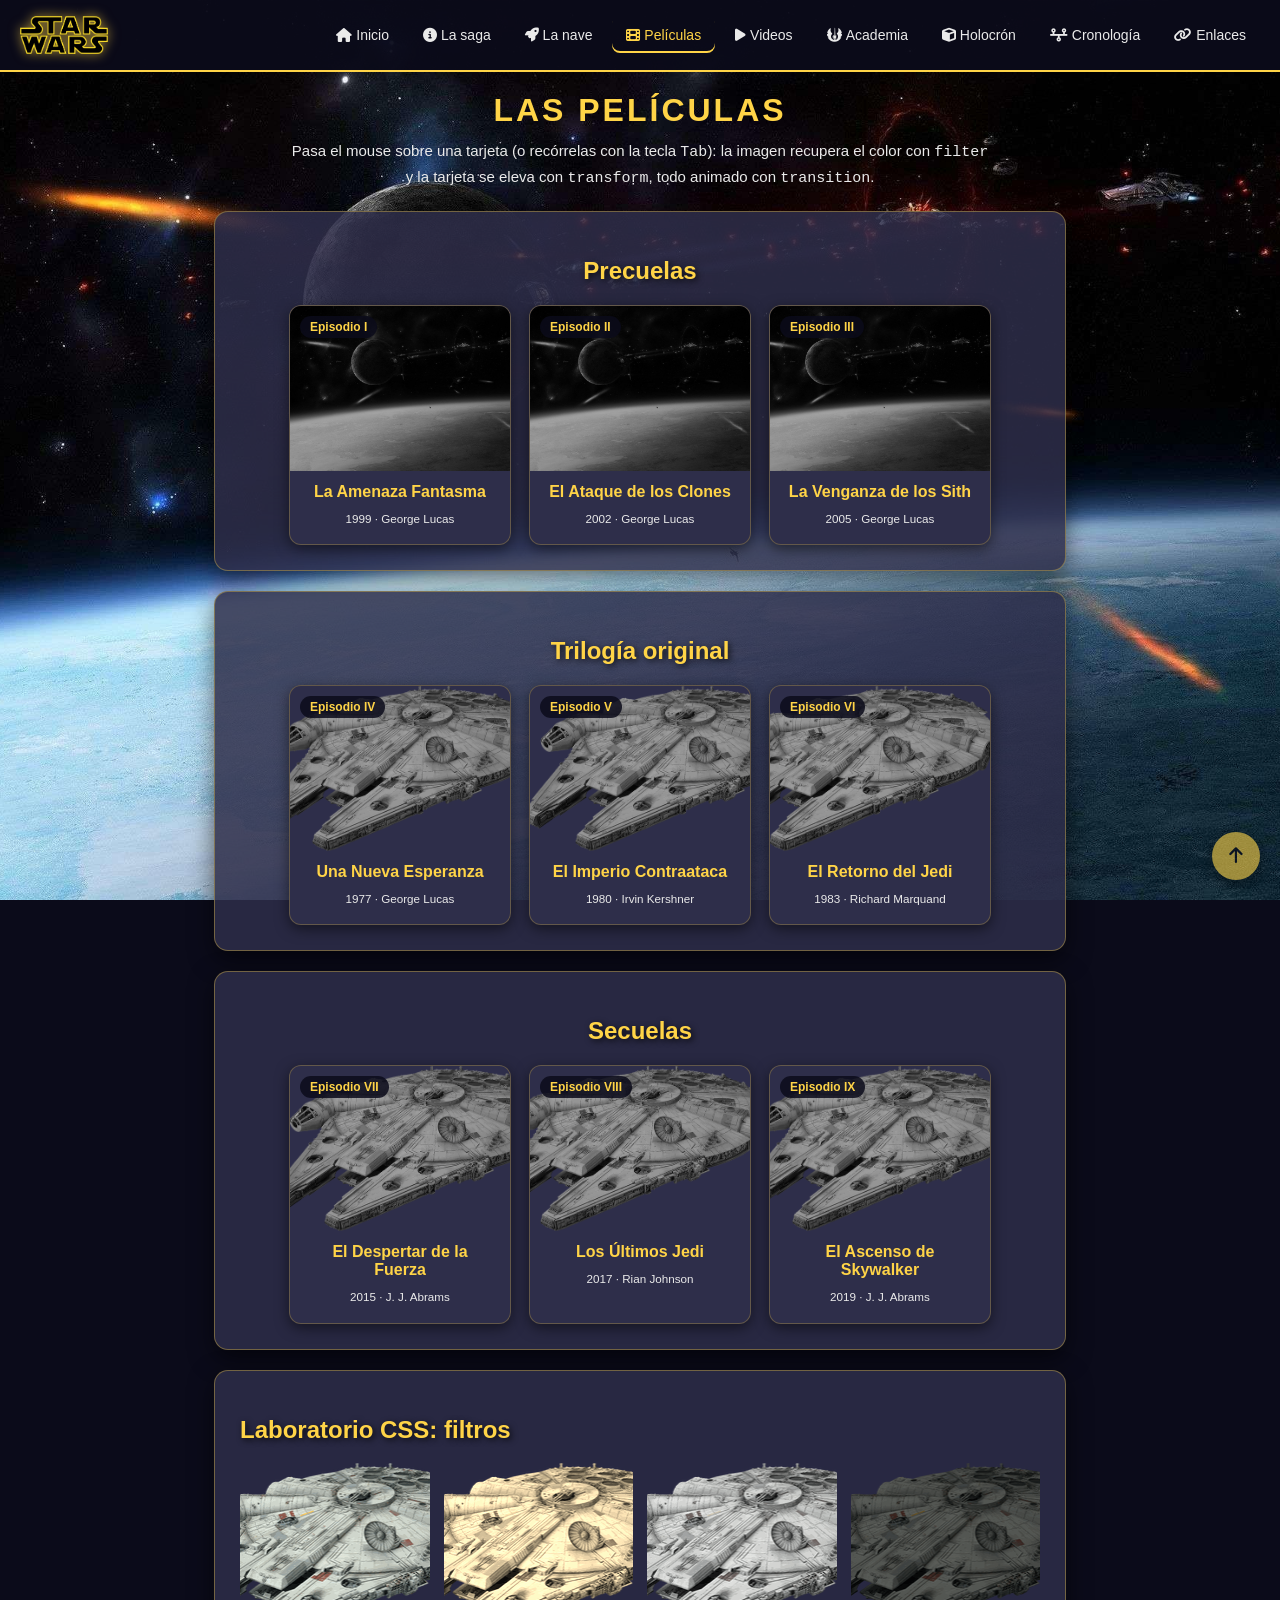
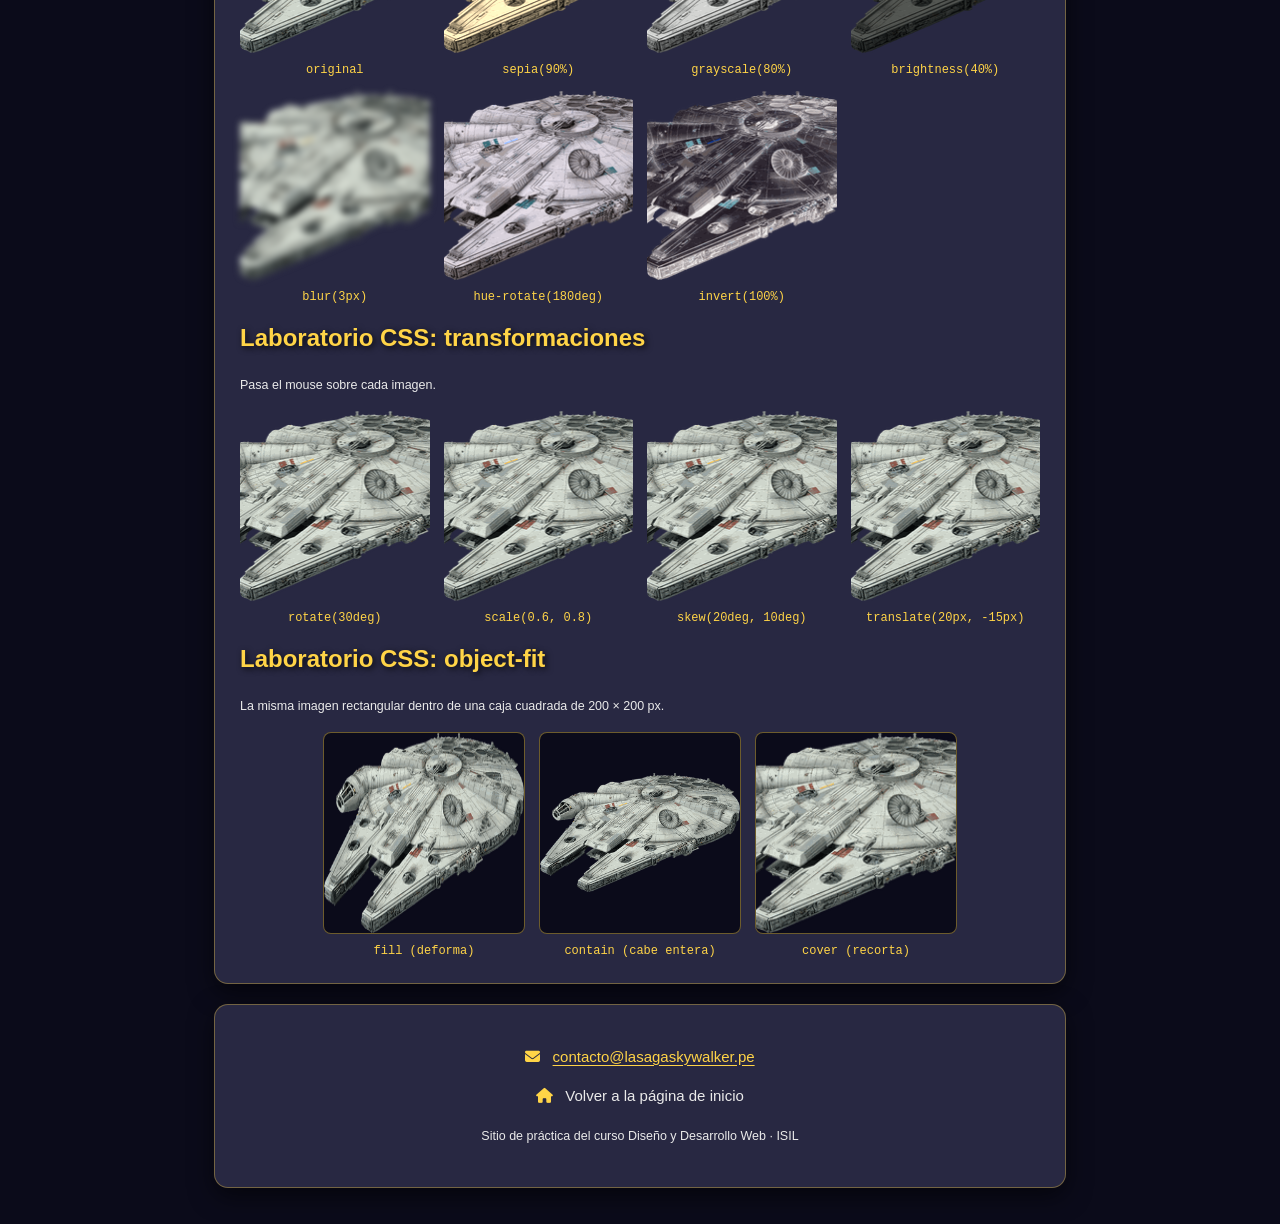
<file: pages/peliculas.html>
<!DOCTYPE html>
<html lang="es">

<head>
  <meta charset="utf-8" />
  <meta name="viewport" content="width=device-width, initial-scale=1" />

  <!-- SEO -->
  <title>Películas de Star Wars | Precuelas, trilogía original y secuelas</title>
  <meta name="description" content="Fichas de las nueve películas de la saga Skywalker de Star Wars, agrupadas por trilogía, con año y director." />
  <meta name="keywords" content="Star Wars, películas, precuelas, trilogía original, secuelas" />

  <!-- Estilos -->
  <link rel="icon" type="image/png" href="../media/favicon/favicon-32.png" />
  <link rel="shortcut icon" type="image/x-icon" href="../media/favicon/favicon.ico" />

  <link rel="stylesheet"
        href="https://cdnjs.cloudflare.com/ajax/libs/font-awesome/6.5.1/css/all.min.css" />
  <link rel="stylesheet" href="../css/estilo.css" />
</head>

<body>

  <a href="#contenido" class="saltar">Saltar al contenido</a>

  <header id="cabecera">

    <a href="../index.html" class="marca">
      <img src="../media/img/logo-star-wars.png" alt="Star Wars: ir a la página de inicio" />
    </a>

    <nav id="menu" aria-label="Menú principal">
      <ul>
        <li><a href="../index.html">
          <i class="fa-solid fa-house" aria-hidden="true"></i> Inicio</a></li>
        <li><a href="../index.html#sobre">
          <i class="fa-solid fa-circle-info" aria-hidden="true"></i> La saga</a></li>
        <li><a href="../index.html#nave">
          <i class="fa-solid fa-rocket" aria-hidden="true"></i> La nave</a></li>
        <li class="con-submenu">
          <a href="peliculas.html" aria-current="page">
            <i class="fa-solid fa-film" aria-hidden="true"></i> Películas</a>
          <ul class="submenu">
            <li><a href="peliculas.html#precuelas">Precuelas</a></li>
            <li><a href="peliculas.html#originales">Trilogía original</a></li>
            <li><a href="peliculas.html#secuelas">Secuelas</a></li>
          </ul>
        </li>
        <li><a href="videos.html">
          <i class="fa-solid fa-play" aria-hidden="true"></i> Videos</a></li>
        <li><a href="academia.html">
          <i class="fa-solid fa-jedi" aria-hidden="true"></i> Academia</a></li>
        <li><a href="holocron.html">
          <i class="fa-solid fa-cube" aria-hidden="true"></i> Holocrón</a></li>
        <li><a href="cronologia.html"><i class="fa-solid fa-timeline" aria-hidden="true"></i> Cronología</a></li>
        <li><a href="../index.html#enlaces">
          <i class="fa-solid fa-link" aria-hidden="true"></i> Enlaces</a></li>
      </ul>
    </nav>
  </header>

  <main id="contenido">

    <h1 class="titulo-pagina">Las películas</h1>
    <p class="intro-pagina">
      Pasa el mouse sobre una tarjeta (o recórrelas con la tecla <kbd>Tab</kbd>):
      la imagen recupera el color con <code>filter</code> y la tarjeta se eleva con
      <code>transform</code>, todo animado con <code>transition</code>.
    </p>

    <section id="precuelas" class="seccion trilogia precuelas" aria-labelledby="titulo-precuelas">
      <h2 id="titulo-precuelas">Precuelas</h2>
      <div class="contenedor-tarjetas">
        <article class="pelicula" tabindex="0">
          <span class="episodio">Episodio I</span>
          <img src="../media/img/space.jpg" alt="" style="object-position: 20% 30%;" />
          <div class="texto">
            <h3>La Amenaza Fantasma</h3>
            <p><small>1999 · George Lucas</small></p>
          </div>
        </article>
        <article class="pelicula" tabindex="0">
          <span class="episodio">Episodio II</span>
          <img src="../media/img/space.jpg" alt="" style="object-position: 50% 50%;" />
          <div class="texto">
            <h3>El Ataque de los Clones</h3>
            <p><small>2002 · George Lucas</small></p>
          </div>
        </article>
        <article class="pelicula" tabindex="0">
          <span class="episodio">Episodio III</span>
          <img src="../media/img/space.jpg" alt="" style="object-position: 80% 70%;" />
          <div class="texto">
            <h3>La Venganza de los Sith</h3>
            <p><small>2005 · George Lucas</small></p>
          </div>
        </article>
      </div>
    </section>

    <section id="originales" class="seccion trilogia originales" aria-labelledby="titulo-originales">
      <h2 id="titulo-originales">Trilogía original</h2>
      <div class="contenedor-tarjetas">
        <article class="pelicula" tabindex="0">
          <span class="episodio">Episodio IV</span>
          <img src="../media/img/halcon-640x380.png" alt="" style="object-position: 50% 50%;" />
          <div class="texto">
            <h3>Una Nueva Esperanza</h3>
            <p><small>1977 · George Lucas</small></p>
          </div>
        </article>
        <article class="pelicula" tabindex="0">
          <span class="episodio">Episodio V</span>
          <img src="../media/img/halcon-640x380.png" alt="" style="object-position: 10% 40%;" />
          <div class="texto">
            <h3>El Imperio Contraataca</h3>
            <p><small>1980 · Irvin Kershner</small></p>
          </div>
        </article>
        <article class="pelicula" tabindex="0">
          <span class="episodio">Episodio VI</span>
          <img src="../media/img/halcon-640x380.png" alt="" style="object-position: 90% 60%;" />
          <div class="texto">
            <h3>El Retorno del Jedi</h3>
            <p><small>1983 · Richard Marquand</small></p>
          </div>
        </article>
      </div>
    </section>

    <section id="secuelas" class="seccion trilogia secuelas" aria-labelledby="titulo-secuelas">
      <h2 id="titulo-secuelas">Secuelas</h2>
      <div class="contenedor-tarjetas">
        <article class="pelicula" tabindex="0">
          <span class="episodio">Episodio VII</span>
          <img src="../media/img/halcon-640x380.png" alt="" style="object-position: 30% 20%;" />
          <div class="texto">
            <h3>El Despertar de la Fuerza</h3>
            <p><small>2015 · J. J. Abrams</small></p>
          </div>
        </article>
        <article class="pelicula" tabindex="0">
          <span class="episodio">Episodio VIII</span>
          <img src="../media/img/halcon-640x380.png" alt="" style="object-position: 70% 80%;" />
          <div class="texto">
            <h3>Los Últimos Jedi</h3>
            <p><small>2017 · Rian Johnson</small></p>
          </div>
        </article>
        <article class="pelicula" tabindex="0">
          <span class="episodio">Episodio IX</span>
          <img src="../media/img/halcon-640x380.png" alt="" style="object-position: 50% 100%;" />
          <div class="texto">
            <h3>El Ascenso de Skywalker</h3>
            <p><small>2019 · J. J. Abrams</small></p>
          </div>
        </article>
      </div>
    </section>

    <!-- Laboratorio -->
    <section id="laboratorio" class="seccion" aria-labelledby="titulo-lab">
      <h2 id="titulo-lab">Laboratorio CSS: filtros</h2>
      <div class="laboratorio">
        <figure><img src="../media/img/halcon-320x190.png" alt="" /><figcaption>original</figcaption></figure>
        <figure><img class="f-sepia" src="../media/img/halcon-320x190.png" alt="" /><figcaption>sepia(90%)</figcaption></figure>
        <figure><img class="f-gris" src="../media/img/halcon-320x190.png" alt="" /><figcaption>grayscale(80%)</figcaption></figure>
        <figure><img class="f-brillo" src="../media/img/halcon-320x190.png" alt="" /><figcaption>brightness(40%)</figcaption></figure>
        <figure><img class="f-blur" src="../media/img/halcon-320x190.png" alt="" /><figcaption>blur(3px)</figcaption></figure>
        <figure><img class="f-hue" src="../media/img/halcon-320x190.png" alt="" /><figcaption>hue-rotate(180deg)</figcaption></figure>
        <figure><img class="f-invertir" src="../media/img/halcon-320x190.png" alt="" /><figcaption>invert(100%)</figcaption></figure>
      </div>

      <h2>Laboratorio CSS: transformaciones</h2>
      <p><small>Pasa el mouse sobre cada imagen.</small></p>
      <div class="laboratorio">
        <figure><img class="t-rotar" src="../media/img/halcon-320x190.png" alt="" /><figcaption>rotate(30deg)</figcaption></figure>
        <figure><img class="t-escalar" src="../media/img/halcon-320x190.png" alt="" /><figcaption>scale(0.6, 0.8)</figcaption></figure>
        <figure><img class="t-sesgar" src="../media/img/halcon-320x190.png" alt="" /><figcaption>skew(20deg, 10deg)</figcaption></figure>
        <figure><img class="t-trasladar" src="../media/img/halcon-320x190.png" alt="" /><figcaption>translate(20px, -15px)</figcaption></figure>
      </div>

      <h2>Laboratorio CSS: object-fit</h2>
      <p><small>La misma imagen rectangular dentro de una caja cuadrada de 200 × 200 px.</small></p>
      <div class="comparar-fit">
        <figure><img class="fit-fill" src="../media/img/halcon-320x190.png" alt="" /><figcaption>fill (deforma)</figcaption></figure>
        <figure><img class="fit-contain" src="../media/img/halcon-320x190.png" alt="" /><figcaption>contain (cabe entera)</figcaption></figure>
        <figure><img class="fit-cover" src="../media/img/halcon-320x190.png" alt="" /><figcaption>cover (recorta)</figcaption></figure>
      </div>
    </section>

  </main>

  <footer id="pie">
    <address>
      <p><i class="fa-solid fa-envelope" aria-hidden="true"></i>
        <a href="mailto:contacto@lasagaskywalker.pe">contacto@lasagaskywalker.pe</a></p>
    </address>
    <p><a href="../index.html"><i class="fa-solid fa-house" aria-hidden="true"></i> Volver a la página de inicio</a></p>
    <p><small>Sitio de práctica del curso Diseño y Desarrollo Web · ISIL</small></p>
  </footer>

  <a href="#contenido" id="btn-arriba" aria-label="Volver arriba">
    <i class="fa-solid fa-arrow-up" aria-hidden="true"></i>
  </a>

</body>

</html>
</file>
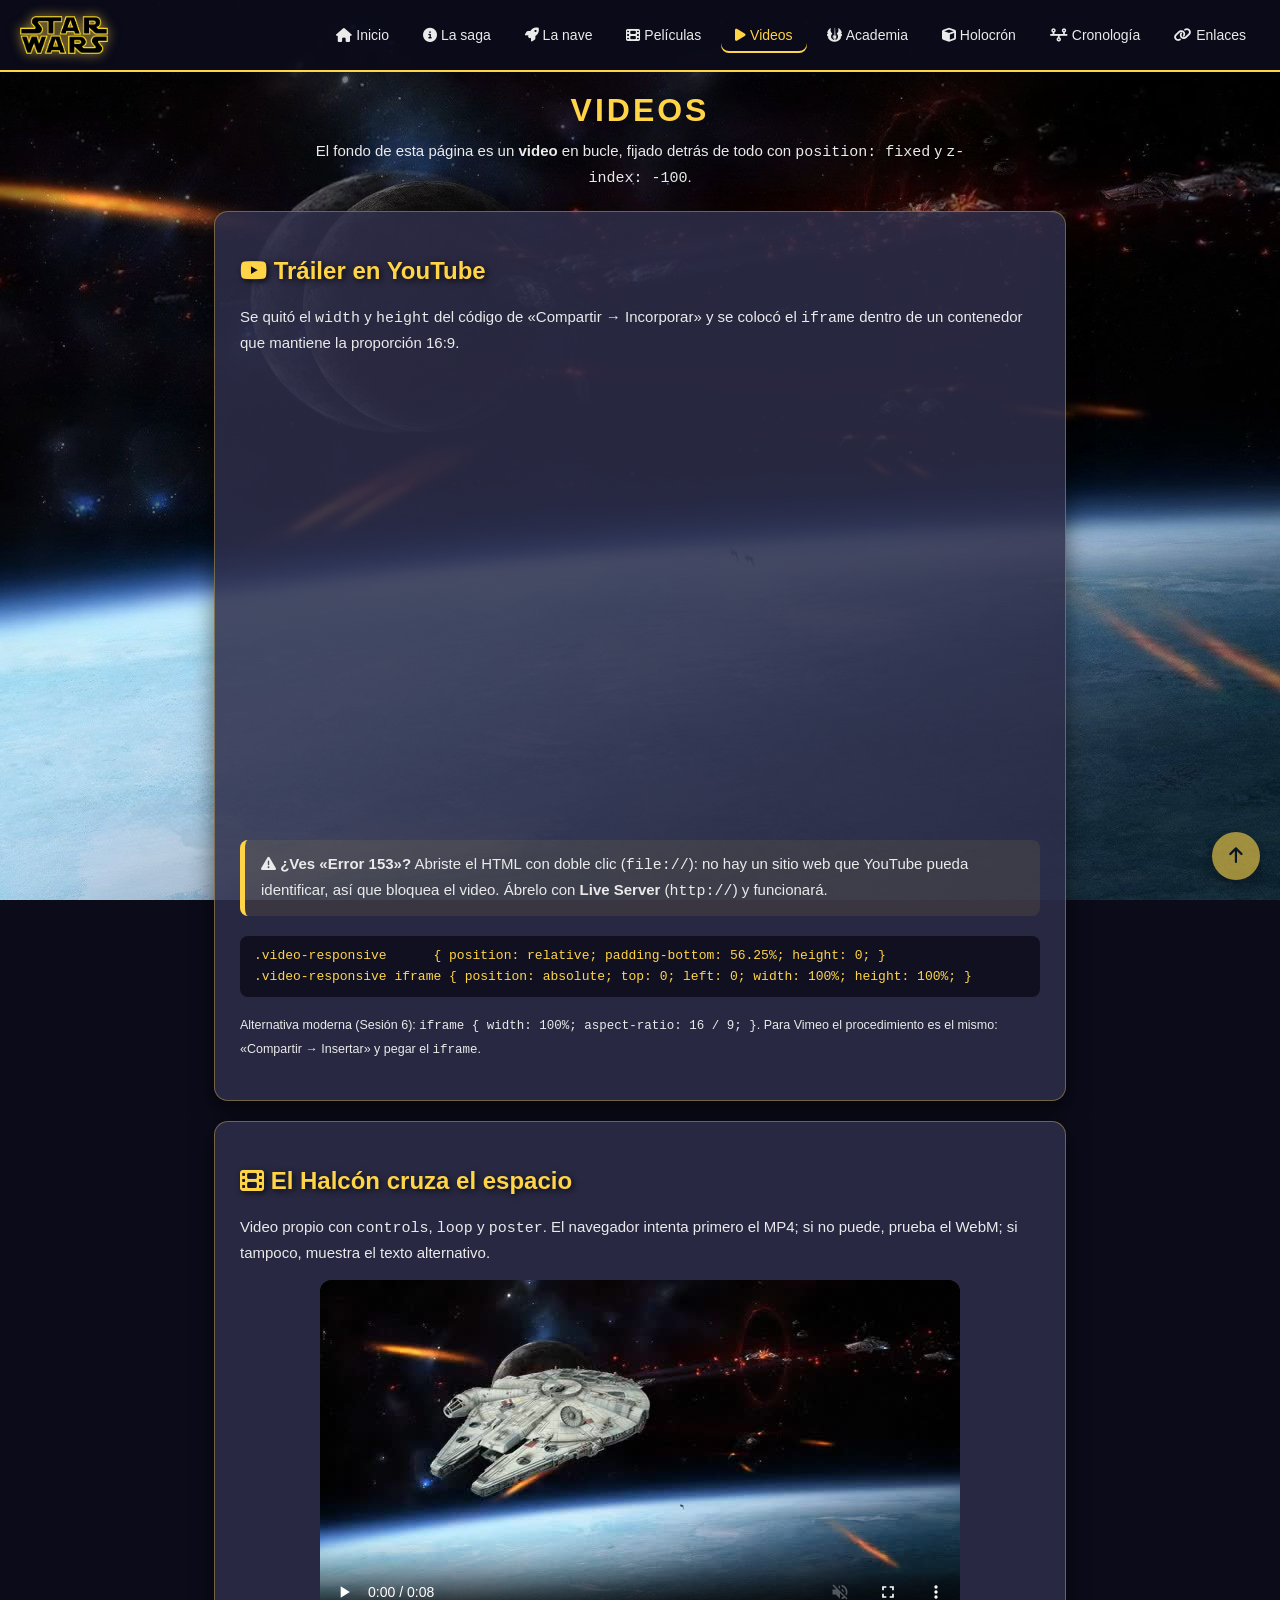
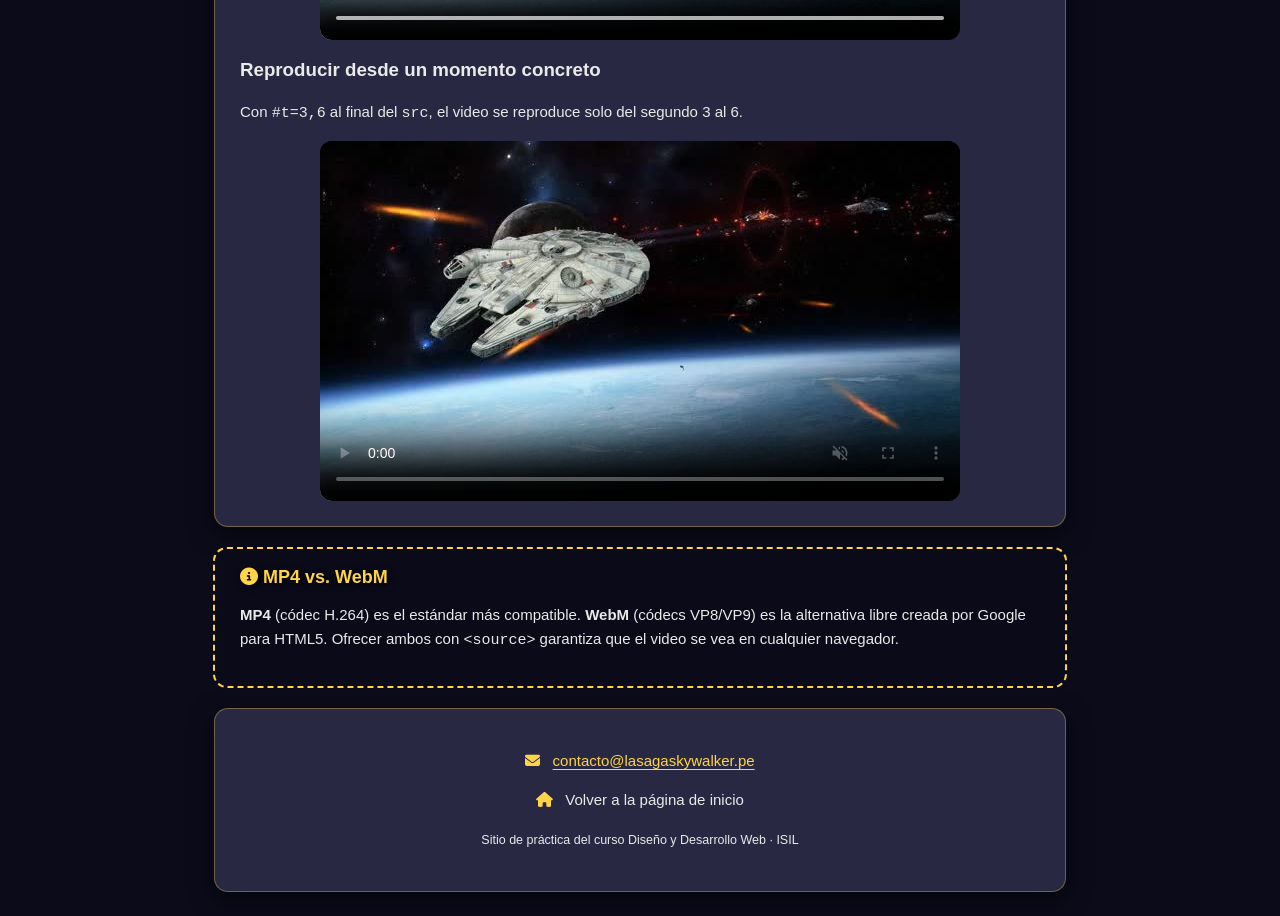
<file: pages/videos.html>
<!DOCTYPE html>
<html lang="es">

<head>
  <meta charset="utf-8" />
  <meta name="viewport" content="width=device-width, initial-scale=1" />

  <!-- SEO -->
  <title>Videos de Star Wars | Tráileres y video de fondo</title>
  <meta name="description" content="Tráiler de Star Wars en YouTube con video responsive, video HTML5 del Halcón Milenario y video de fondo." />
  <meta name="keywords" content="Star Wars, videos, tráiler, Halcón Milenario" />

  <!-- Estilos -->
  <link rel="icon" type="image/png" href="../media/favicon/favicon-32.png" />
  <link rel="shortcut icon" type="image/x-icon" href="../media/favicon/favicon.ico" />

  <link rel="stylesheet"
        href="https://cdnjs.cloudflare.com/ajax/libs/font-awesome/6.5.1/css/all.min.css" />
  <link rel="stylesheet" href="../css/estilo.css" />
</head>

<body>

  <a href="#contenido" class="saltar">Saltar al contenido</a>

  <!-- Video de fondo -->
  <video id="fondo" autoplay muted loop playsinline aria-hidden="true"
         poster="../media/img/space.jpg">
    <source src="../media/video/fondo-espacio.mp4" type="video/mp4" />
    <source src="../media/video/fondo-espacio.webm" type="video/webm" />
  </video>

  <header id="cabecera">

    <a href="../index.html" class="marca">
      <img src="../media/img/logo-star-wars.png" alt="Star Wars: ir a la página de inicio" />
    </a>

    <nav id="menu" aria-label="Menú principal">
      <ul>
        <li><a href="../index.html">
          <i class="fa-solid fa-house" aria-hidden="true"></i> Inicio</a></li>
        <li><a href="../index.html#sobre">
          <i class="fa-solid fa-circle-info" aria-hidden="true"></i> La saga</a></li>
        <li><a href="../index.html#nave">
          <i class="fa-solid fa-rocket" aria-hidden="true"></i> La nave</a></li>
        <li class="con-submenu">
          <a href="peliculas.html">
            <i class="fa-solid fa-film" aria-hidden="true"></i> Películas</a>
          <ul class="submenu">
            <li><a href="peliculas.html#precuelas">Precuelas</a></li>
            <li><a href="peliculas.html#originales">Trilogía original</a></li>
            <li><a href="peliculas.html#secuelas">Secuelas</a></li>
          </ul>
        </li>
        <li><a href="videos.html" aria-current="page">
          <i class="fa-solid fa-play" aria-hidden="true"></i> Videos</a></li>
        <li><a href="academia.html">
          <i class="fa-solid fa-jedi" aria-hidden="true"></i> Academia</a></li>
        <li><a href="holocron.html">
          <i class="fa-solid fa-cube" aria-hidden="true"></i> Holocrón</a></li>
        <li><a href="cronologia.html"><i class="fa-solid fa-timeline" aria-hidden="true"></i> Cronología</a></li>
        <li><a href="../index.html#enlaces">
          <i class="fa-solid fa-link" aria-hidden="true"></i> Enlaces</a></li>
      </ul>
    </nav>
  </header>

  <main id="contenido">

    <h1 class="titulo-pagina">Videos</h1>
    <p class="intro-pagina">
      El fondo de esta página es un <strong>video</strong> en bucle, fijado detrás de todo
      con <code>position: fixed</code> y <code>z-index: -100</code>.
    </p>

    <!-- YouTube responsive -->
    <section id="trailer" class="seccion" aria-labelledby="titulo-trailer">
      <h2 id="titulo-trailer"><i class="fa-brands fa-youtube" aria-hidden="true"></i> Tráiler en YouTube</h2>
      <p>
        Se quitó el <code>width</code> y <code>height</code> del código de «Compartir → Incorporar»
        y se colocó el <code>iframe</code> dentro de un contenedor que mantiene la proporción 16:9.
      </p>

      <div class="video-responsive">

        <iframe width="560" height="315"
        src="https://www.youtube.com/embed/8FZ7k-q7f9E?si=BY7OPVIVeOz8SUYi"
        title="YouTube video player" frameborder="0"
        allow="accelerometer; autoplay; clipboard-write; encrypted-media; gyroscope; picture-in-picture; web-share"
        referrerpolicy="strict-origin-when-cross-origin"
        loading="lazy"
        allowfullscreen></iframe>

      </div>

      <aside class="aviso">
        <p>
          <i class="fa-solid fa-triangle-exclamation" aria-hidden="true"></i>
          <strong>¿Ves «Error 153»?</strong> Abriste el HTML con doble clic (<code>file://</code>): no hay un sitio web
          que YouTube pueda identificar, así que bloquea el video. Ábrelo con <strong>Live Server</strong> (<code>http://</code>) y funcionará.
        </p>
      </aside>

      <p class="nota-codigo">.video-responsive      { position: relative; padding-bottom: 56.25%; height: 0; }
.video-responsive iframe { position: absolute; top: 0; left: 0; width: 100%; height: 100%; }</p>

      <p><small>
        Alternativa moderna (Sesión 6): <code>iframe { width: 100%; aspect-ratio: 16 / 9; }</code>.
        Para Vimeo el procedimiento es el mismo: «Compartir → Insertar» y pegar el <code>iframe</code>.
      </small></p>
    </section>

    <!-- <video> con MP4 + WebM -->
    <section id="video-local" class="seccion" aria-labelledby="titulo-local">
      <h2 id="titulo-local"><i class="fa-solid fa-film" aria-hidden="true"></i> El Halcón cruza el espacio</h2>
      <p>
        Video propio con <code>controls</code>, <code>loop</code> y <code>poster</code>.
        El navegador intenta primero el MP4; si no puede, prueba el WebM; si tampoco,
        muestra el texto alternativo.
      </p>

      <video class="video-local" width="640" height="360"
             controls loop muted preload="metadata"
             poster="../media/img/poster-halcon.jpg">
        <source src="../media/video/halcon-640x360.mp4" type="video/mp4" />
        <source src="../media/video/halcon-640x360.webm" type="video/webm" />
        <p>Lo sentimos, tu navegador no puede reproducir video.
          <a href="../media/video/halcon-640x360.mp4">Descarga el video en MP4</a>.</p>
      </video>

      <h3>Reproducir desde un momento concreto</h3>
      <p>Con <code>#t=3,6</code> al final del <code>src</code>, el video se reproduce solo del segundo 3 al 6.</p>

      <video class="video-local" width="640" height="360" controls muted preload="metadata"
             poster="../media/img/poster-halcon.jpg"
             src="../media/video/halcon-640x360.mp4#t=3,6">
        <p>Lo sentimos, tu navegador no puede reproducir video.</p>
      </video>
    </section>

    <aside class="dato-curioso" aria-labelledby="titulo-formatos">
      <h2 id="titulo-formatos"><i class="fa-solid fa-circle-info" aria-hidden="true"></i> MP4 vs. WebM</h2>
      <p>
        <strong>MP4</strong> (códec H.264) es el estándar más compatible.
        <strong>WebM</strong> (códecs VP8/VP9) es la alternativa libre creada por Google para HTML5.
        Ofrecer ambos con <code>&lt;source&gt;</code> garantiza que el video se vea en cualquier navegador.
      </p>
    </aside>

  </main>

  <footer id="pie">
    <address>
      <p><i class="fa-solid fa-envelope" aria-hidden="true"></i>
        <a href="mailto:contacto@lasagaskywalker.pe">contacto@lasagaskywalker.pe</a></p>
    </address>
    <p><a href="../index.html"><i class="fa-solid fa-house" aria-hidden="true"></i> Volver a la página de inicio</a></p>
    <p><small>Sitio de práctica del curso Diseño y Desarrollo Web · ISIL</small></p>
  </footer>

  <a href="#contenido" id="btn-arriba" aria-label="Volver arriba">
    <i class="fa-solid fa-arrow-up" aria-hidden="true"></i>
  </a>

</body>

</html>
</file>
<file: css/estilo.css>
:root {
  --color-fondo: #0B0B1A;
  --color-texto: #EAEAEA;
  --color-acento: #FFD447;
  --color-caja: #2E2E4A;

  --alto-menu: 70px;

  --z-video-fondo: -100;
  --z-sello: 10;
  --z-boton-arriba: 50;
  --z-cabecera: 100;
  --z-salto: 200;
}

/* Base */
html {
  scroll-behavior: smooth;
}

body {
  background-color: var(--color-fondo);
  background-image: url("../media/img/space.jpg");
  background-repeat: no-repeat;
  background-position: center top;
  background-attachment: fixed;
  background-size: cover;

  color: var(--color-texto);
  font-family: Verdana, Geneva, Tahoma, sans-serif;
  margin: 0;
  padding: 0 20px 20px;
}

p {
  font-size: 15px;
  line-height: 1.6;
}

h2 {
  font-size: 24px;
  color: var(--color-acento);
  text-shadow: 2px 2px 6px rgba(0, 0, 0, 0.8);
}

/* Accesibilidad */

/* Visible solo al recibir foco */
.saltar {
  position: absolute;
  top: -60px;
  left: 20px;
  z-index: var(--z-salto);
  background: var(--color-acento);
  color: #0B0B1A !important;
  padding: 10px 16px;
  border-radius: 0 0 8px 8px;
  font-weight: bold;
  transition: top 0.2s ease;
}

.saltar:focus {
  top: 0;
}

/* Foco visible con teclado */
a:focus-visible,
.pelicula:focus-visible,
button:focus-visible {
  outline: 3px solid var(--color-acento);
  outline-offset: 3px;
}

/* Texto solo para lectores de pantalla */
.solo-lector {
  position: absolute;
  width: 1px;
  height: 1px;
  overflow: hidden;
  clip: rect(0 0 0 0);
  white-space: nowrap;
}

/* Cabecera y menú */
#cabecera {
  position: sticky;
  top: 0;
  z-index: var(--z-cabecera);

  display: flex;
  align-items: center;
  justify-content: space-between;
  flex-wrap: wrap;
  gap: 10px;

  min-height: var(--alto-menu);
  margin: 0 -20px 20px;
  padding: 0 20px;
  background-color: rgba(11, 11, 26, 0.95);
  border-bottom: 2px solid var(--color-acento);
}

#cabecera .marca img {
  height: 38px;
  width: auto;
  display: block;
  filter: drop-shadow(0 0 6px rgba(255, 212, 71, 0.6));
}

#menu ul {
  list-style: none;
  margin: 0;
  padding: 0;
  display: flex;
  flex-wrap: wrap;
  gap: 6px;
}

#menu li {
  position: relative;
}

#menu a {
  display: block;
  padding: 10px 14px;
  border-radius: 8px;
  font-size: 14px;
  transition-property: color, background-color;
  transition-duration: 300ms, 400ms;
  transition-timing-function: ease-in, ease-out;
}

a:link,
a:visited {
  color: var(--color-texto);
  text-decoration: none;
}

#menu a:hover,
#menu a:focus-visible {
  background-color: var(--color-acento);
  color: #0B0B1A;
}

#menu a:active {
  background-color: #E0B400;
}

/* Página actual */
#menu a[aria-current="page"] {
  color: var(--color-acento);
  box-shadow: inset 0 -2px 0 var(--color-acento);
}

/* Submenú */
#menu .submenu {
  display: flex;
  flex-direction: column;
  position: absolute;
  top: 100%;
  left: 0;
  min-width: 200px;
  padding: 6px;
  background-color: #1A1A33;
  border: 1px solid var(--color-acento);
  border-radius: 8px;
  box-shadow: 0 8px 20px rgba(0, 0, 0, 0.6);

  opacity: 0;
  visibility: hidden;
  transform: translateY(-8px);
  transition: opacity 0.25s ease, transform 0.25s ease, visibility 0.25s;
}

#menu .con-submenu:hover .submenu,
#menu .con-submenu:focus-within .submenu {
  opacity: 1;
  visibility: visible;
  transform: translateY(0);
}

/* Secciones */
.seccion,
#pie {
  background-color: rgba(46, 46, 74, 0.85);
  padding: 25px;
  margin: 20px auto;
  max-width: 800px;
  width: calc(100% - 50px);
  border: 1px solid rgba(255, 212, 71, 0.35);
  border-radius: 14px;
  box-shadow: 0 8px 24px rgba(0, 0, 0, 0.55);
}

/* El ancla no queda bajo la cabecera */
.seccion,
#inicio,
#contenido {
  scroll-margin-top: calc(var(--alto-menu) + 20px);
}

/* Portada */
#inicio {
  text-align: center;
  padding: 30px 20px 25px;
  border-bottom: 3px solid var(--color-acento);
  max-width: 900px;
  margin: 0 auto;
}

#inicio h1 {
  margin: 0;
}

#inicio h1 img {
  max-width: 100%;
  height: auto;
  filter: drop-shadow(0 0 18px rgba(255, 212, 71, 0.45));
  transition: transform 0.6s ease, filter 0.6s ease;
}

#inicio h1 img:hover {
  transform: scale(1.05);
  filter: drop-shadow(0 0 28px rgba(255, 212, 71, 0.8)) brightness(115%);
}

/* Listas (Sesión 5) */
.lista-datos {
  list-style-type: square;
  line-height: 1.9;
}

.lista-datos li::marker,
.lista-orden li::marker {
  color: var(--color-acento);
  font-weight: bold;
}

.lista-orden {
  list-style-type: upper-roman;
  line-height: 1.9;
}

/* La nave */
.marco-nave {
  position: relative;
  margin: 0;
}

.marco-nave img {
  display: block;
  width: 100%;
  aspect-ratio: 16 / 9;
  object-fit: cover;
  border-radius: 16px;
}

.sello {
  position: absolute;
  top: 14px;
  right: 14px;
  z-index: var(--z-sello);
  background: var(--color-acento);
  color: #0B0B1A;
  font-weight: bold;
  font-size: 13px;
  padding: 6px 12px;
  border-radius: 20px;
  transform: rotate(6deg);
}

.marco-nave figcaption {
  font-size: 13px;
  color: #C9C9D6;
  margin-top: 8px;
}

/* Aside */
.dato-curioso {
  max-width: 800px;
  width: calc(100% - 50px);
  margin: 20px auto;
  padding: 18px 25px;
  border: 2px dashed var(--color-acento);
  border-radius: 14px;
  background: rgba(11, 11, 26, 0.7);
}

.dato-curioso h2 {
  font-size: 18px;
  margin-top: 0;
}

/* Cita */
#cita {
  width: 60%;
  margin: 40px auto;
  padding: 20px;
  text-align: center;
  border: 2px dashed var(--color-acento);
  border-radius: 40px;
}

#cita p {
  font-style: italic;
  font-size: 20px;
  color: var(--color-acento);
  margin: 0;
  text-shadow: 0 0 14px rgba(255, 212, 71, 0.7);
}

/* Enlaces externos */
.lista-enlaces {
  list-style: none;
  padding: 0;
}

.lista-enlaces li {
  margin-bottom: 10px;
}

.lista-enlaces a {
  color: var(--color-acento);
  border-bottom: 1px dashed transparent;
  transition: border-color 0.3s ease;
}

.lista-enlaces a:hover {
  border-bottom-color: var(--color-acento);
}

.lista-enlaces i {
  font-size: 11px;
  margin-left: 4px;
}

/* Pie */
#pie {
  text-align: center;
}

#pie address {
  font-style: normal;
}

#pie i {
  color: var(--color-acento);
  margin-right: 8px;
}

#pie .redes a {
  display: inline-block;
  color: var(--color-acento);
  margin: 0 12px;
  font-size: 30px;
  transition: transform 0.3s ease, color 0.3s ease;
}

#pie .redes a:hover {
  color: #FFFFFF;
  transform: translateY(-4px) rotate(-8deg);
}

/* Volver arriba */
#btn-arriba {
  position: fixed;
  right: 20px;
  bottom: 20px;
  z-index: var(--z-boton-arriba);

  width: 48px;
  height: 48px;
  display: flex;
  align-items: center;
  justify-content: center;
  border-radius: 50%;
  background: var(--color-acento);
  color: #0B0B1A;
  font-size: 18px;
  box-shadow: 0 4px 14px rgba(0, 0, 0, 0.6);

  opacity: 0.6;
  transition: opacity 0.3s ease, transform 0.3s ease;
}

#btn-arriba:hover,
#btn-arriba:focus-visible {
  opacity: 1;
  transform: scale(1.15);
}

/* Películas: tarjetas */
.titulo-pagina {
  text-align: center;
  font-size: 32px;
  margin: 10px 0 0;
  color: var(--color-acento);
  text-transform: uppercase;
  letter-spacing: 3px;
}

.intro-pagina {
  text-align: center;
  max-width: 700px;
  margin: 10px auto 0;
}

.trilogia h2 {
  text-align: center;
}

.contenedor-tarjetas {
  display: flex;
  flex-wrap: wrap;
  justify-content: center;
  gap: 18px;
}

.pelicula {
  position: relative;
  flex-basis: 220px;
  background-color: var(--color-caja);
  border: 1px solid rgba(255, 212, 71, 0.25);
  border-radius: 12px;
  overflow: hidden;
  box-shadow: 0 4px 14px rgba(0, 0, 0, 0.5);
  transition: transform 300ms ease-out 0s, box-shadow 300ms ease-out;
}

.pelicula img {
  display: block;
  width: 100%;
  aspect-ratio: 4 / 3;
  object-fit: cover;
  filter: grayscale(100%) brightness(70%);
  transition: filter 0.5s ease;
}

.pelicula .texto {
  padding: 12px 15px 15px;
  text-align: center;
}

.pelicula h3 {
  color: var(--color-acento);
  margin: 0 0 6px;
  font-size: 16px;
}

.pelicula p {
  margin: 0;
  font-size: 14px;
}

.pelicula .episodio {
  position: absolute;
  top: 10px;
  left: 10px;
  z-index: var(--z-sello);
  background: rgba(11, 11, 26, 0.85);
  color: var(--color-acento);
  font-weight: bold;
  font-size: 12px;
  padding: 4px 10px;
  border-radius: 12px;
}

/* Hover o foco con Tab */
.pelicula:hover,
.pelicula:focus-visible {
  transform: translateY(-8px) scale(1.03);
  box-shadow: 0 14px 28px rgba(0, 0, 0, 0.7), 0 0 0 2px var(--color-acento);
}

.pelicula:hover img,
.pelicula:focus-visible img {
  filter: grayscale(0%) brightness(100%);
}

/* Color por trilogía */
.precuelas .pelicula img { --tono: 160deg; }
.secuelas .pelicula img  { --tono: 300deg; }

.precuelas .pelicula:hover img,
.secuelas .pelicula:hover img,
.precuelas .pelicula:focus-visible img,
.secuelas .pelicula:focus-visible img {
  filter: hue-rotate(var(--tono));
}

/* Laboratorio */
.laboratorio {
  display: grid;
  grid-template-columns: repeat(auto-fill, minmax(150px, 1fr));
  gap: 14px;
}

.laboratorio figure {
  margin: 0;
  text-align: center;
}

.laboratorio img {
  width: 100%;
  aspect-ratio: 1 / 1;
  object-fit: cover;
  border-radius: 10px;
  transition: transform 0.4s ease;
}

.laboratorio figcaption {
  font-family: "Courier New", monospace;
  font-size: 12px;
  color: var(--color-acento);
  margin-top: 6px;
}

.f-sepia     { filter: sepia(90%); }
.f-gris      { filter: grayscale(80%); }
.f-brillo    { filter: brightness(40%); }
.f-blur      { filter: blur(3px); }
.f-hue       { filter: hue-rotate(180deg); }
.f-invertir  { filter: invert(100%); }

.t-rotar:hover     { transform: rotate(30deg); }
.t-escalar:hover   { transform: scale(0.6, 0.8); }
.t-sesgar:hover    { transform: skew(20deg, 10deg); }
.t-trasladar:hover { transform: translate(20px, -15px); }

/* object-fit */
.comparar-fit {
  display: flex;
  flex-wrap: wrap;
  gap: 14px;
  justify-content: center;
}

.comparar-fit figure {
  margin: 0;
  text-align: center;
}

.comparar-fit img {
  width: 200px;
  height: 200px;
  background: #0B0B1A;
  border: 1px solid rgba(255, 212, 71, 0.4);
  border-radius: 8px;
}

.comparar-fit figcaption {
  font-family: "Courier New", monospace;
  font-size: 12px;
  color: var(--color-acento);
  margin-top: 6px;
}

.fit-fill    { object-fit: fill; }
.fit-contain { object-fit: contain; }
.fit-cover   { object-fit: cover; }

/* Página videos */

/* Video de fondo */
#fondo {
  position: fixed;
  top: 50%;
  left: 50%;
  min-width: 100%;
  min-height: 100%;
  width: auto;
  height: auto;
  transform: translateX(-50%) translateY(-50%);
  z-index: var(--z-video-fondo);
  object-fit: cover;
  opacity: 0.55;
}

/* YouTube responsive: 56.25% = 16:9 */
.video-responsive {
  position: relative;
  padding-bottom: 56.25%;
  height: 0;
  overflow: hidden;
  border-radius: 12px;
}

.video-responsive iframe {
  position: absolute;
  top: 0;
  left: 0;
  width: 100%;
  height: 100%;
  border: 0;
}

/* Alternativa con aspect-ratio */
.video-moderno {
  width: 100%;
  aspect-ratio: 16 / 9;
  border: 0;
  border-radius: 12px;
}

/* <video> fluido */
.video-local {
  display: block;
  width: 100%;
  max-width: 640px;
  height: auto;
  margin: 0 auto;
  border-radius: 12px;
  background: #000;
}

.nota-codigo {
  font-family: "Courier New", monospace;
  font-size: 13px;
  background: rgba(11, 11, 26, 0.8);
  padding: 10px 14px;
  border-radius: 8px;
  overflow-x: auto;
  white-space: pre;
  color: var(--color-acento);
}

/* Aviso de YouTube */
.aviso {
  margin: 20px 0;
  padding: 12px 16px;
  border-left: 5px solid var(--color-acento);
  border-radius: 8px;
  background: rgba(255, 212, 71, 0.08);
  line-height: 1.6;
}

.aviso p {
  margin: 0;
}

/* Enlaces subrayados en el texto */
.seccion p a,
.dato-curioso p a,
#pie address a {
  color: var(--color-acento);
  text-decoration: underline;
  text-underline-offset: 3px;
}

.seccion p a:hover,
#pie address a:hover {
  text-decoration-thickness: 2px;
}

/* Sesión 9: tablas, formularios, mapas y media queries */

/* Tabla */
.tabla-scroll {
  overflow-x: auto;
}

.tabla-saga {
  width: 100%;
  border-collapse: collapse;
  font-size: 15px;
}

.tabla-saga caption {
  caption-side: top;
  margin-bottom: 10px;
  color: var(--color-acento);
  font-weight: bold;
  letter-spacing: 1px;
}

.tabla-saga th,
.tabla-saga td {
  padding: 10px 12px;
  border: 1px solid rgba(255, 212, 71, 0.25);
  text-align: left;
}

.tabla-saga thead th {
  background-color: var(--color-acento);
  color: #0B0B1A;
  text-transform: uppercase;
  font-size: 13px;
  letter-spacing: 1px;
}

/* Celda con rowspan centrada */
.tabla-saga tbody th {
  vertical-align: middle;
  text-align: center;
  color: var(--color-acento);
  background-color: rgba(11, 11, 26, 0.6);
}

.tabla-saga tfoot td {
  text-align: center;
  font-style: italic;
  color: var(--color-acento);
}

/* Seudoclases child */

/* Cebra: filas pares de cada trilogía */
.tabla-saga tbody tr:nth-child(even) {
  background-color: rgba(255, 212, 71, 0.08);
}

/* Primera fila de cada trilogía: línea superior marcada */
.tabla-saga tbody tr:first-child {
  border-top: 3px solid var(--color-acento);
}

/* Última columna de la cabecera (Director) en cursiva */
.tabla-saga thead th:last-child {
  font-style: italic;
}

/* Fila resaltada al pasar el mouse */
.tabla-saga tbody tr {
  transition: background-color 0.2s ease;
}

.tabla-saga tbody tr:hover {
  background-color: rgba(255, 212, 71, 0.2);
}

.nota-tabla {
  font-size: 13px;
  color: #C9C9D6;
}

.nota-tabla i {
  color: var(--color-acento);
  margin-right: 6px;
}

/* Formulario */
.formulario fieldset {
  min-width: 0;
  display: flex;
  flex-wrap: wrap;
  gap: 16px 24px;
  margin: 0 0 20px;
  padding: 18px 20px;
  border: 1px solid rgba(255, 212, 71, 0.35);
  border-radius: 12px;
}

.formulario legend {
  padding: 0 8px;
  color: var(--color-acento);
  font-weight: bold;
  text-transform: uppercase;
  letter-spacing: 1px;
}

.campo {
  flex: 1 1 240px;
  display: flex;
  flex-direction: column;
  gap: 6px;
}

.campo-ancho {
  flex-basis: 100%;
}

.campo label,
.etiqueta-grupo {
  font-weight: bold;
  font-size: 14px;
}

.formulario input,
.formulario select,
.formulario textarea {
  padding: 10px 12px;
  border: 2px solid rgba(255, 212, 71, 0.3);
  border-radius: 8px;
  background-color: rgba(11, 11, 26, 0.7);
  color: var(--color-texto);
  font: inherit;
  transition: border-color 0.2s ease, box-shadow 0.2s ease;
}

.formulario input::placeholder,
.formulario textarea::placeholder {
  color: #8A8AA0;
}

.formulario input[type="radio"],
.formulario input[type="checkbox"],
.formulario input[type="range"] {
  padding: 0;
  border: none;
  accent-color: var(--color-acento);
}

/* El selector de color como una muestra grande */
.formulario input[type="color"] {
  width: 80px;
  height: 44px;
  padding: 4px;
  cursor: pointer;
}

.opciones {
  display: flex;
  flex-wrap: wrap;
  gap: 8px 18px;
}

.opciones label {
  font-weight: normal;
}

.obligatorio {
  color: #FF6B6B;
  font-weight: bold;
}

.formulario input:focus,
.formulario select:focus,
.formulario textarea:focus {
  outline: none;
  border-color: var(--color-acento);
  box-shadow: 0 0 0 3px rgba(255, 212, 71, 0.3);
}

/* Validación */
.formulario input:user-invalid,
.formulario select:user-invalid {
  border-color: #FF6B6B;
  background-color: rgba(255, 107, 107, 0.12);
}

.formulario input:user-valid,
.formulario select:user-valid {
  border-color: #2ECC71;
}

.formulario input:out-of-range {
  border-color: #FF6B6B;
}

.formulario:invalid .boton-enviar {
  opacity: 0.6;
}

/* Botones */
.botones {
  display: flex;
  flex-wrap: wrap;
  gap: 12px;
}

.boton-enviar,
.boton-limpiar,
.boton-volver {
  padding: 12px 24px;
  border: none;
  border-radius: 30px;
  font: inherit;
  font-weight: bold;
  cursor: pointer;
  transition: transform 0.2s ease, box-shadow 0.2s ease;
}

.boton-enviar,
.boton-volver {
  background-color: var(--color-acento);
  color: #0B0B1A !important;
}

.boton-limpiar {
  background-color: transparent;
  border: 2px solid var(--color-acento);
  color: var(--color-acento);
}

.boton-enviar:hover,
.boton-volver:hover {
  transform: translateY(-2px);
  box-shadow: 0 0 18px rgba(255, 212, 71, 0.6);
}

/* Mapa responsive */
.mapa {
  width: 100%;
  aspect-ratio: 16 / 9;
  border-radius: 12px;
  overflow: hidden;
  border: 1px solid rgba(255, 212, 71, 0.35);
}

.mapa iframe {
  width: 100%;
  height: 100%;
  border: 0;
}

/* Página de gracias */
.gracias {
  text-align: center;
  margin-top: 60px;
}

.icono-gracias {
  font-size: 60px;
  color: var(--color-acento);
}

.gracias code {
  background-color: rgba(11, 11, 26, 0.8);
  color: var(--color-acento);
  padding: 2px 6px;
  border-radius: 4px;
}

/* Media queries (desktop first) */

/* Tablet: 768px o menos */
@media screen and (max-width: 768px) {

  #cabecera {
    justify-content: center;
  }

  #menu ul {
    justify-content: center;
  }

  .tabla-saga .opcional {
    display: none;
  }

  .mapa {
    aspect-ratio: 4 / 3;
  }

  .titulo-pagina {
    font-size: 26px;
  }
}

/* Celular: 480px o menos */
@media screen and (max-width: 480px) {

  body {
    padding: 0 10px 10px;
  }

  #cabecera {
    position: static;
    flex-direction: column;
    margin: 0 -10px 20px;
  }

  .tabla-saga {
    font-size: 13px;
  }

  #menu ul {
    flex-direction: column;
    align-items: stretch;
    text-align: center;
  }

  .seccion,
  #pie {
    width: auto;
    padding: 18px 14px;
  }

  .formulario fieldset {
    flex-direction: column;
  }

  .campo {
    flex-basis: auto;
  }

  .botones button {
    flex: 1 1 100%;
  }
}
</file>
<file: css/sesion10.css>
/* Fuentes de diversos orígenes */
@import url("https://fonts.googleapis.com/css2?family=Share+Tech+Mono&display=swap");

@font-face {
  font-family: "Orbitron";
  src: url("../media/fonts/orbitron.ttf") format("truetype");
}

/* Selector universal: todas las cajas miden con su padding incluido */
*,
*::before,
*::after {
  box-sizing: border-box;
}

/* Portada: dos soles con degradado radial */
.portada-holo {
  margin: 0 -20px 20px;
  padding: 4.5rem 1.25rem;
  text-align: center;
  background:
    radial-gradient(circle at 78% 30%, #FFF4C2 0 3%, #FFB347 6%, transparent 14%),
    radial-gradient(circle at 88% 42%, #FFE7A3 0 2%, #FF8C42 4%, transparent 10%),
    linear-gradient(to bottom, #1B1035, #6B2E3E 70%, #C9653A);
}

.portada-holo h1 {
  margin: 0.5rem 0;
  font-family: "Orbitron", "Arial Black", sans-serif;
  font-size: 3rem;
  letter-spacing: 0.08em;
  color: var(--color-acento);
  text-transform: uppercase;
}

.portada-holo p {
  font-size: 1.15rem;
}

/* Planeta SVG con <img>: nítido en cualquier tamaño */
.planeta {
  width: 7rem;
  height: auto;
}

/* ::after decorativo: línea de luz bajo cada h2 de esta página */
.seccion h2::after {
  content: "";
  display: block;
  width: 4rem;
  height: 3px;
  margin-top: 0.5rem;
  background: linear-gradient(to right, var(--color-acento), transparent);
}

/* CSS Grid: 3 columnas iguales con repeat() y la unidad fr */
.grid-saga {
  display: grid;
  grid-template-columns: repeat(3, 1fr);
  grid-auto-rows: 110px;
  gap: 12px 15px;
}

.ep {
  display: grid;
  place-items: center;
  padding: 0.75rem;
  border: 1px solid rgba(255, 212, 71, 0.3);
  border-radius: 0.75rem;
  text-align: center;
  font-size: 0.95rem;
  background: linear-gradient(160deg, #2E2E4A, #14142A);
  transition: transform 0.3s ease;
}

.ep:hover {
  transform: translateY(-4px);
}

.ep span {
  font-family: "Orbitron", sans-serif;
  font-size: 1.6em;
  color: var(--color-acento);
}

/* La trilogía original, resaltada con otro degradado */
.ep.original {
  background: linear-gradient(160deg, #5A4A12, #2E2E4A);
}

/* CSS Grid con áreas: ficha de planeta */
.ficha-planeta {
  display: grid;
  grid-template-columns: 1fr 3fr;
  grid-template-areas:
    "cabecera cabecera"
    "datos    texto"
    "pie      pie";
  gap: 10px;
  font-size: 1rem;
}

.f-cabecera { grid-area: cabecera; }
.f-datos    { grid-area: datos; }
.f-texto    { grid-area: texto; }
.f-pie      { grid-area: pie; }

.ficha-planeta > div {
  padding: 1rem;
  border-radius: 0.75rem;
  background-color: rgba(11, 11, 26, 0.6);
  border: 1px solid rgba(255, 212, 71, 0.25);
}

.f-cabecera {
  background: linear-gradient(to right, #C9653A, #E0A84F) !important;
}

.f-cabecera h3 {
  margin: 0;
  font-family: "Orbitron", sans-serif;
  color: #0B0B1A;
  letter-spacing: 0.1em;
}

.f-datos dl {
  margin: 0;
  font-family: "Share Tech Mono", monospace;
}

.f-datos dt {
  color: var(--color-acento);
  font-size: 0.85em;
}

.f-datos dd {
  margin: 0 0 0.6em;
}

/* Sables de luz, degradado lineal + selector por atributo */
.sables {
  display: flex;
  justify-content: space-around;
  flex-wrap: wrap;
  gap: 1.5rem;
  padding: 1rem 0;
}

.sable {
  display: flex;
  flex-direction: column;
  align-items: center;
}

.hoja {
  width: 14px;
  height: 160px;
  border-radius: 8px 8px 2px 2px;
  background: linear-gradient(to right, var(--brillo), #FFFFFF 40%, #FFFFFF 60%, var(--brillo));
  box-shadow: 0 0 6px var(--brillo);
  opacity: 0.55;
  transition: opacity 0.3s ease, box-shadow 0.3s ease;
}

.empuñadura {
  width: 22px;
  height: 60px;
  border-radius: 4px;
  background: repeating-linear-gradient(to bottom, #9AA0A6 0 6px, #3A3F44 6px 10px);
}

.sable:hover .hoja {
  opacity: 1;
  box-shadow: 0 0 18px 6px var(--brillo);
}

/* [data-color="…"]: el color de cada sable sale de su atributo */
.sable[data-color="azul"]   { --brillo: #3FA9F5; }
.sable[data-color="verde"]  { --brillo: #2ECC71; }
.sable[data-color="morado"] { --brillo: #9B59B6; }
.sable[data-color="rojo"]   { --brillo: #FF3B3B; }

/* Mapa: SVG en el HTML + degradado radial repetitivo */
.radar {
  border-radius: 1rem;
  overflow: hidden;
  background: repeating-radial-gradient(circle at 15% 75%,
              #0B0B1A 0 38px, rgba(255, 212, 71, 0.18) 38px 40px);
}

.mapa-svg {
  display: block;
  width: 100%;
  height: auto;
}

/* Texto en columnas */
.texto-columnas {
  column-count: 3;
  column-width: 220px;
  column-gap: 2.5rem;
  column-rule: 1px solid rgba(255, 212, 71, 0.3);
}

.texto-columnas h2 {
  column-span: all;
}

/* ::before, ::after y selectores por atributo */
.cita {
  font-family: "Orbitron", sans-serif;
  font-size: 1.2rem;
  color: var(--color-acento);
}

.cita::before { content: open-quote; }
.cita::after  { content: close-quote; }

/* ^= empieza con, $= termina en, *= contiene */
a[href^="http"]::after {
  content: " ↗";
}

a[href^="mailto:"]::before {
  content: "✉ ";
}

/* Enlaces a otras páginas .html del sitio: subrayado punteado */
#pie a[href$=".html"] {
  border-bottom: 1px dashed var(--color-acento);
}

/* Responsive */
@media screen and (max-width: 768px) {
  .grid-saga {
    grid-template-columns: repeat(2, 1fr);
  }

  .ficha-planeta {
    grid-template-columns: 1fr;
    grid-template-areas:
      "cabecera"
      "datos"
      "texto"
      "pie";
  }

  .portada-holo h1 {
    font-size: 2rem;
  }
}

@media screen and (max-width: 480px) {
  .grid-saga {
    grid-template-columns: 1fr;
    grid-auto-rows: 80px;
  }

  .portada-holo {
    margin: 0 -10px 20px;
  }
}
</file>
